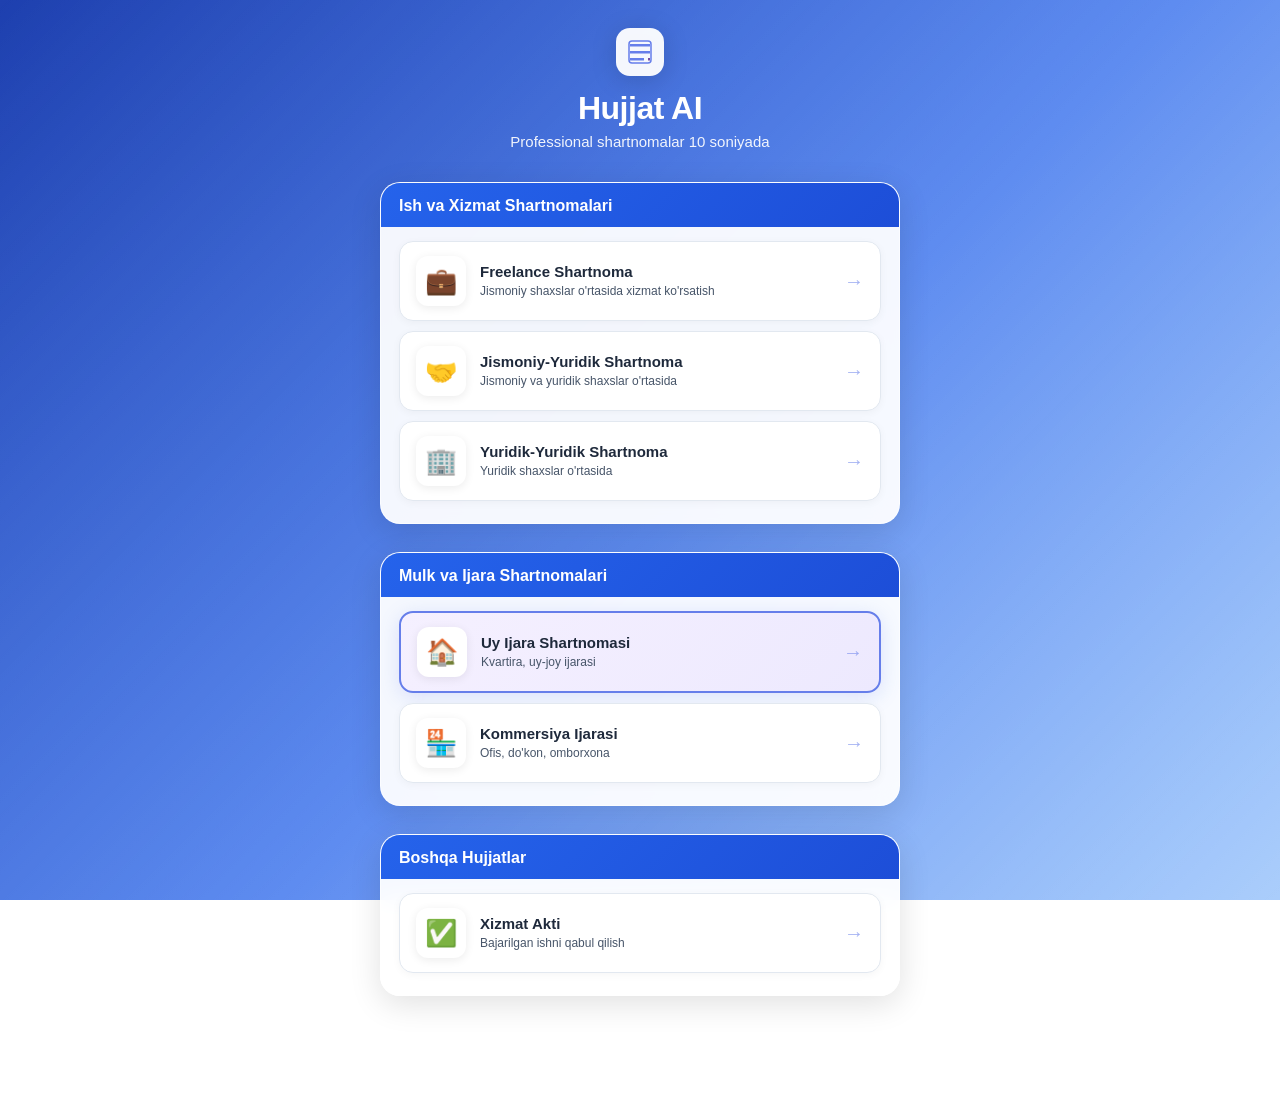
<file: frontend/index.html>
<!DOCTYPE html>
<html lang="uz">
<head>
  <meta charset="UTF-8">
  <meta name="viewport" content="width=device-width, initial-scale=1.0, maximum-scale=1.0, user-scalable=no">
  <title>Hujjat AI — Professional Shartnomalar</title>
  <link rel="stylesheet" href="style.css">
  <script src="https://telegram.org/js/telegram-web-app.js"></script>
</head>
<body class="home-body">
  <div class="home">
    <header class="home-header">
      <div class="home-logo" aria-hidden="true">
        <svg width="48" height="48" viewBox="0 0 48 48" fill="none" xmlns="http://www.w3.org/2000/svg">
          <rect width="48" height="48" rx="14" fill="white" fill-opacity="0.95"/>
          <path d="M14 16h20v2.5H14V16zm0 7h20v2.5H14V23zm0 7h14v2.5H14V30z" fill="#667eea"/>
          <path d="M32 30h2v2.5h-2V30z" fill="#764ba2"/>
          <rect x="13" y="13" width="22" height="22" rx="3" stroke="#667eea" stroke-width="1.5" fill="none"/>
        </svg>
      </div>
      <h1 class="home-title">Hujjat AI</h1>
      <p class="home-tagline">Professional shartnomalar 10 soniyada</p>
    </header>

    <main class="home-main">
      <!-- Bo'lim 1 -->
      <section class="menu-section">
        <h2 class="section-heading">Ish va Xizmat Shartnomalari</h2>
        <div class="menu-cards">
          <a href="freelance_jismoniy.html" class="nav-card">
            <span class="nav-card-icon">💼</span>
            <span class="nav-card-body">
              <h3>Freelance Shartnoma</h3>
              <p>Jismoniy shaxslar o'rtasida xizmat ko'rsatish</p>
            </span>
            <span class="nav-card-arrow">→</span>
          </a>
          <a href="individual_legal.html" class="nav-card">
            <span class="nav-card-icon">🤝</span>
            <span class="nav-card-body">
              <h3>Jismoniy-Yuridik Shartnoma</h3>
              <p>Jismoniy va yuridik shaxslar o'rtasida</p>
            </span>
            <span class="nav-card-arrow">→</span>
          </a>
          <a href="legal_legal.html" class="nav-card">
            <span class="nav-card-icon">🏢</span>
            <span class="nav-card-body">
              <h3>Yuridik-Yuridik Shartnoma</h3>
              <p>Yuridik shaxslar o'rtasida</p>
            </span>
            <span class="nav-card-arrow">→</span>
          </a>
        </div>
      </section>

      <!-- Bo'lim 2 -->
      <section class="menu-section">
        <h2 class="section-heading">Mulk va Ijara Shartnomalari</h2>
        <div class="menu-cards">
          <a href="rental.html" class="nav-card nav-card-featured">
            <span class="nav-card-icon">🏠</span>
            <span class="nav-card-body">
              <h3>Uy Ijara Shartnomasi</h3>
              <p>Kvartira, uy-joy ijarasi</p>
            </span>
            <span class="nav-card-arrow">→</span>
          </a>
          <a href="commercial_rental.html" class="nav-card">
            <span class="nav-card-icon">🏪</span>
            <span class="nav-card-body">
              <h3>Kommersiya Ijarasi</h3>
              <p>Ofis, do'kon, omborxona</p>
            </span>
            <span class="nav-card-arrow">→</span>
          </a>
        </div>
      </section>

      <!-- Bo'lim 3 -->
      <section class="menu-section">
        <h2 class="section-heading">Boshqa Hujjatlar</h2>
        <div class="menu-cards">
          <a href="act.html" class="nav-card">
            <span class="nav-card-icon">✅</span>
            <span class="nav-card-body">
              <h3>Xizmat Akti</h3>
              <p>Bajarilgan ishni qabul qilish</p>
            </span>
            <span class="nav-card-arrow">→</span>
          </a>
        </div>
      </section>
    </main>

    <footer class="home-footer">
      <p>© 2026 Hujjat AI Bot</p>
      <p>Telegram: <a href="https://t.me/Hujjat1AI_Bot" target="_blank" rel="noopener">@HujjatAI_Bot</a></p>
    </footer>
  </div>
  <script src="home.js"></script>
</body>
</html>
</file>
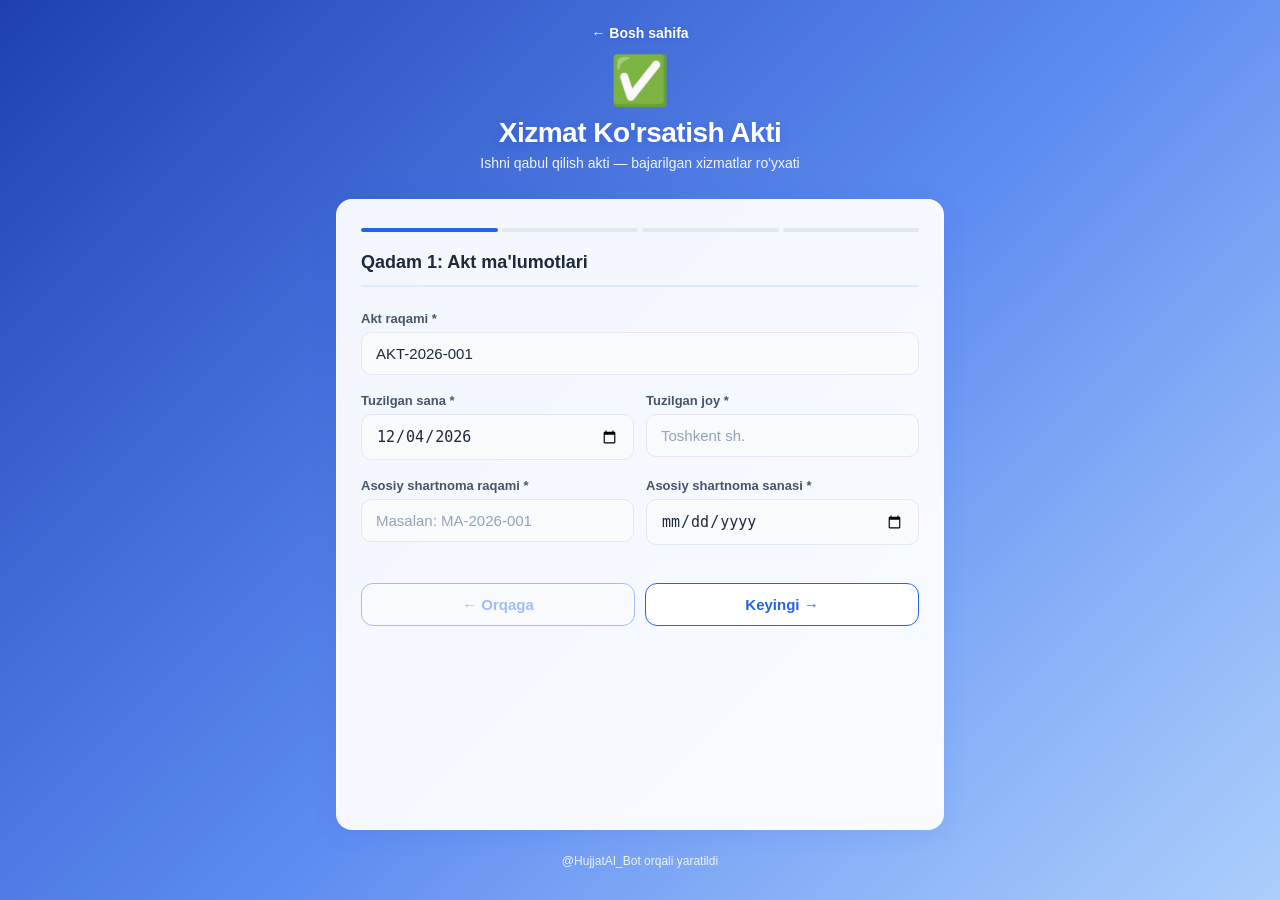
<file: frontend/act.html>
<!DOCTYPE html>
<html lang="uz">
<head>
  <meta charset="UTF-8">
  <meta name="viewport" content="width=device-width, initial-scale=1.0, maximum-scale=1.0, user-scalable=no">
  <title>Xizmat Akti — Hujjat AI</title>
  <link rel="stylesheet" href="style.css">
  <script src="https://telegram.org/js/telegram-web-app.js"></script>
</head>
<body>
  <div class="app app-wide">
    <header class="header">
      <a href="index.html" class="back-link">← Bosh sahifa</a>
      <div class="logo">✅</div>
      <h1>Xizmat Ko'rsatish Akti</h1>
      <p class="subtitle">Ishni qabul qilish akti — bajarilgan xizmatlar ro'yxati</p>
    </header>

    <main class="form-card">
      <div class="step-progress" id="step-progress"></div>

      <form id="act-form" novalidate>
        <!-- QADAM 1 -->
        <div class="step-panel active" data-step="1">
          <h2 class="step-title">Qadam 1: Akt ma'lumotlari</h2>
          <div class="field"><label>Akt raqami *</label><input type="text" id="act_number" name="act_number" required></div>
          <div class="field-row">
            <div class="field"><label>Tuzilgan sana *</label><input type="date" id="act_date" name="act_date" required></div>
            <div class="field"><label>Tuzilgan joy *</label><input type="text" name="city" placeholder="Toshkent sh." required></div>
          </div>
          <div class="field-row">
            <div class="field"><label>Asosiy shartnoma raqami *</label><input type="text" name="contract_number" placeholder="Masalan: MA-2026-001" required></div>
            <div class="field"><label>Asosiy shartnoma sanasi *</label><input type="date" name="contract_date" required></div>
          </div>
        </div>

        <!-- QADAM 2 -->
        <div class="step-panel" data-step="2">
          <h2 class="step-title">Qadam 2: Tomonlar</h2>
          <p class="step-hint">To'liq rekvizitlar asosiy shartnomada ko'rsatilgan — bu yerda faqat nomlar yetarli.</p>
          <div class="field"><label>Buyurtmachi F.I.Sh. / Tashkilot nomi *</label><input type="text" name="customer_name" required></div>
          <div class="field"><label>Ijrochi F.I.Sh. / Tashkilot nomi *</label><input type="text" name="executor_name" required></div>
        </div>

        <!-- QADAM 3 -->
        <div class="step-panel" data-step="3">
          <h2 class="step-title">Qadam 3: Bajarilgan ishlar jadvali</h2>
          <div class="act-table-wrap">
            <table class="act-table" id="items-table">
              <thead>
                <tr>
                  <th>№</th>
                  <th>Ishning nomi/tavsifi</th>
                  <th>Birlik</th>
                  <th>Miqdori</th>
                  <th>Narxi</th>
                  <th>Jami summa</th>
                  <th></th>
                </tr>
              </thead>
              <tbody id="items-body"></tbody>
            </table>
          </div>
          <button type="button" id="add-row-btn" class="btn-add-row">+ Qator qo'shish</button>
          <div class="grand-total-bar">
            <span>JAMI SUMMA:</span>
            <strong id="grand-total-display">0 so'm</strong>
          </div>
        </div>

        <!-- QADAM 4 -->
        <div class="step-panel" data-step="4">
          <h2 class="step-title">Qadam 4: Yakuniy tasdiqlash</h2>
          <div class="field">
            <label>Jami summa (raqam) *</label>
            <input type="number" id="grand_total" name="grand_total" readonly required>
          </div>
          <div class="field">
            <label>Jami summa (so'z bilan)</label>
            <input type="text" name="grand_total_words" placeholder="Masalan: uch million so'm">
          </div>
          <div class="field">
            <label>Ish sifati qanday baholanadi? *</label>
            <div class="radio-group">
              <label><input type="radio" name="quality_status" value="Muvaffaqiyatli bajarildi" checked> Muvaffaqiyatli bajarildi</label>
              <label><input type="radio" name="quality_status" value="Kamchiliklar mavjud"> Kamchiliklar mavjud</label>
            </div>
          </div>
          <div class="field">
            <label>Tomonlarning bir-biriga da'vosi bormi? *</label>
            <div class="radio-group">
              <label><input type="radio" name="has_claims" value="Yo'q" checked> Yo'q</label>
              <label><input type="radio" name="has_claims" value="Ha" id="claims-yes"> Ha</label>
            </div>
          </div>
          <div class="field hidden" id="claims-details-field">
            <label>Da'vo tafsiloti</label>
            <textarea name="claims_details" rows="3" placeholder="Da'vo mazmuni..."></textarea>
          </div>
        </div>

        <div class="step-nav">
          <button type="button" id="prev-btn" class="btn-secondary" disabled>← Orqaga</button>
          <button type="button" id="next-btn" class="btn-secondary">Keyingi →</button>
          <button type="submit" id="submit-btn" class="submit-btn hidden">📄 Aktni yaratish</button>
        </div>
      </form>
      <div id="result" class="result hidden"></div>
    </main>

    <footer class="footer"><p>@HujjatAI_Bot orqali yaratildi</p></footer>
  </div>
  <script src="config.js"></script>
  <script src="act.js"></script>
</body>
</html>
</file>
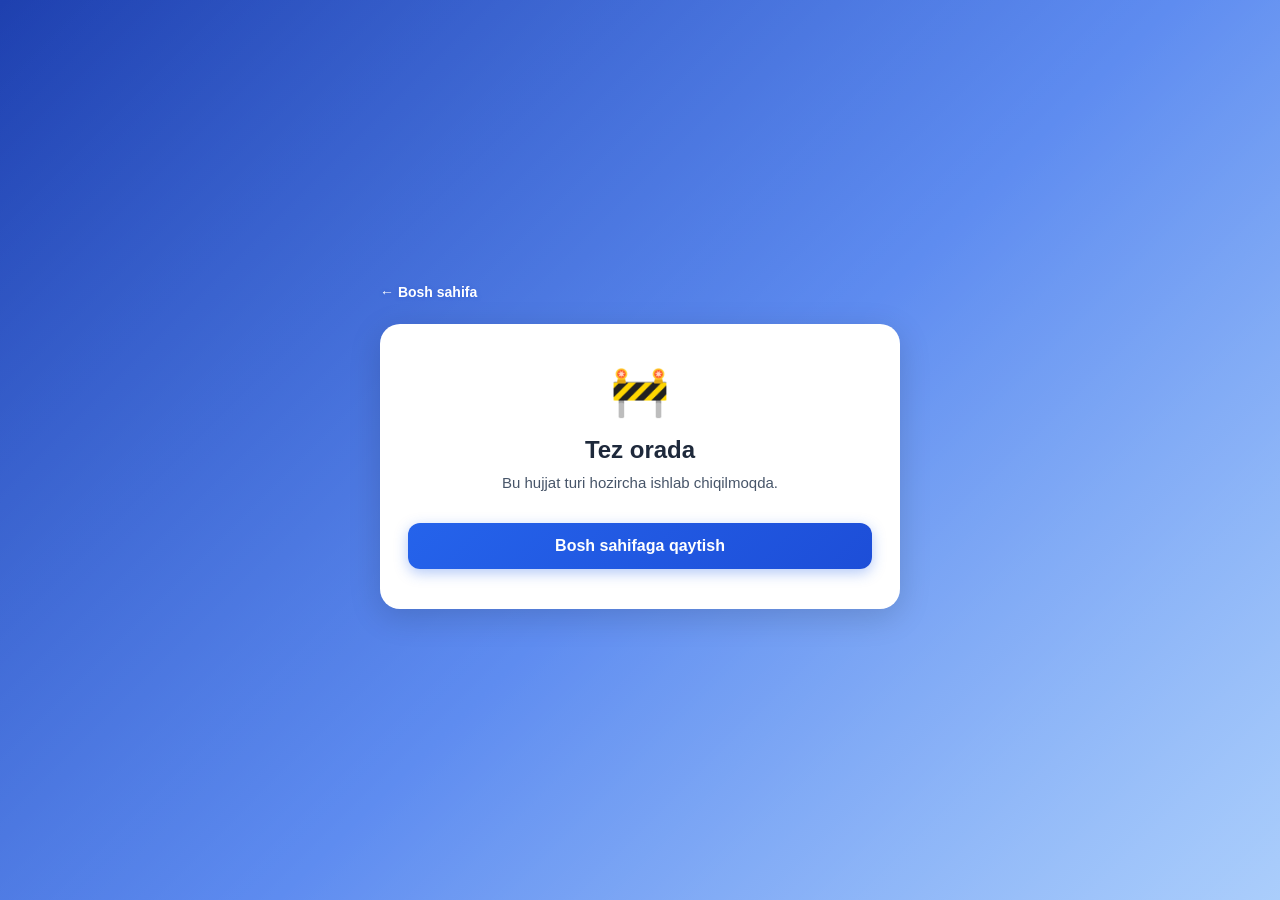
<file: frontend/coming-soon.html>
<!DOCTYPE html>
<html lang="uz">
<head>
  <meta charset="UTF-8">
  <meta name="viewport" content="width=device-width, initial-scale=1.0">
  <title>Tez orada — Hujjat AI</title>
  <link rel="stylesheet" href="style.css">
</head>
<body class="home-body">
  <div class="home coming-soon">
    <a href="index.html" class="back-link">← Bosh sahifa</a>
    <div class="coming-soon-box">
      <span class="coming-soon-icon">🚧</span>
      <h1>Tez orada</h1>
      <p id="coming-title">Bu hujjat turi hozircha ishlab chiqilmoqda.</p>
      <a href="index.html" class="submit-btn coming-soon-btn">Bosh sahifaga qaytish</a>
    </div>
  </div>
  <script>
    const titles = {
      rental: "Uy Ijara Shartnomasi",
      commercial: "Kommersiya Ijarasi",
      act: "Xizmat Akti",
    };
    const key = new URLSearchParams(location.search).get("p") || "";
    if (titles[key]) document.getElementById("coming-title").textContent = titles[key] + " tez orada qo'shiladi.";
  </script>
</body>
</html>
</file>
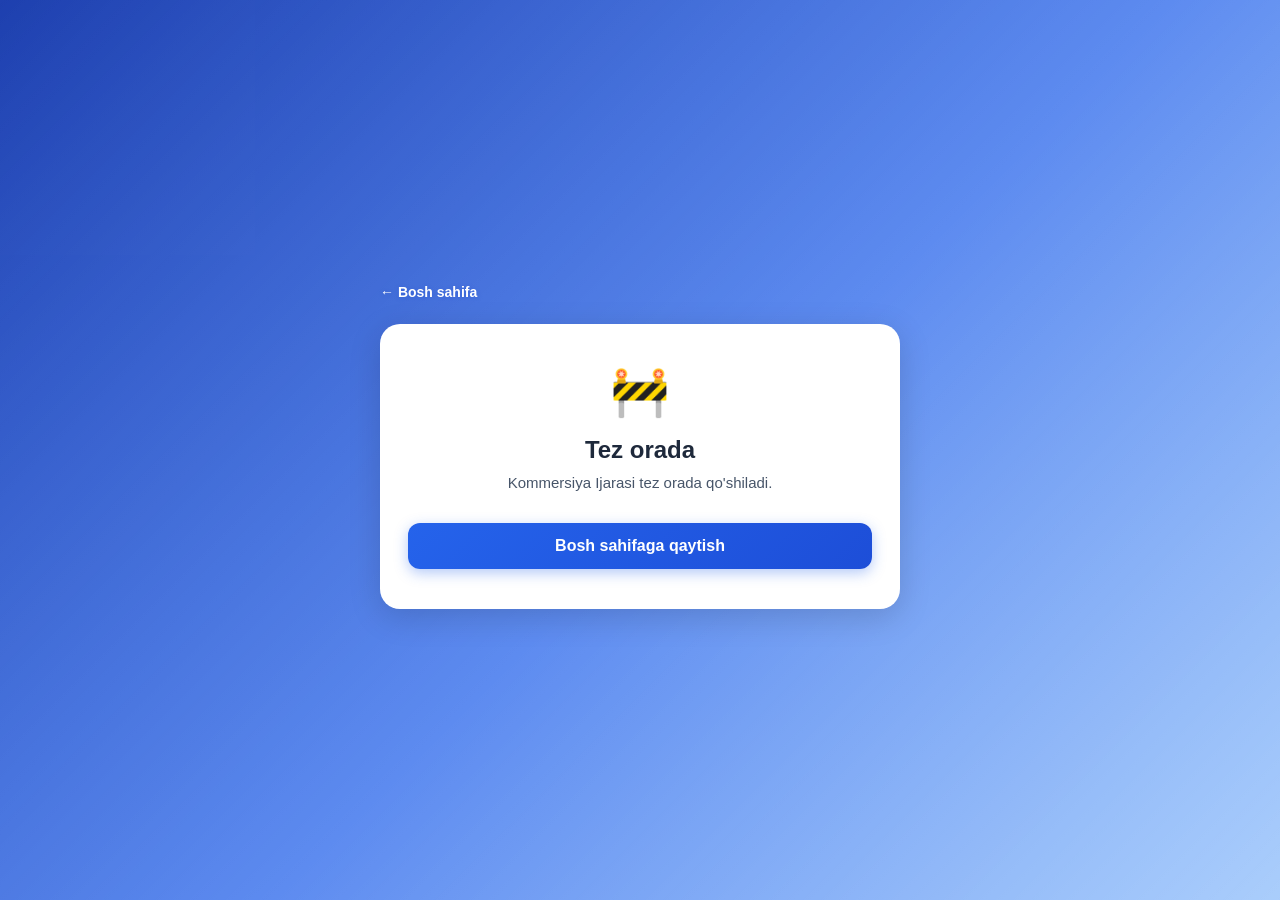
<file: frontend/commercial_rental.html>
<!DOCTYPE html>
<html lang="uz">
<head>
  <meta charset="UTF-8">
  <meta http-equiv="refresh" content="0;url=coming-soon.html?p=commercial">
  <title>Kommersiya Ijarasi — Hujjat AI</title>
  <link rel="stylesheet" href="style.css">
</head>
<body><p><a href="coming-soon.html?p=commercial">Yo'naltirilmoqda...</a></p></body>
</html>
</file>
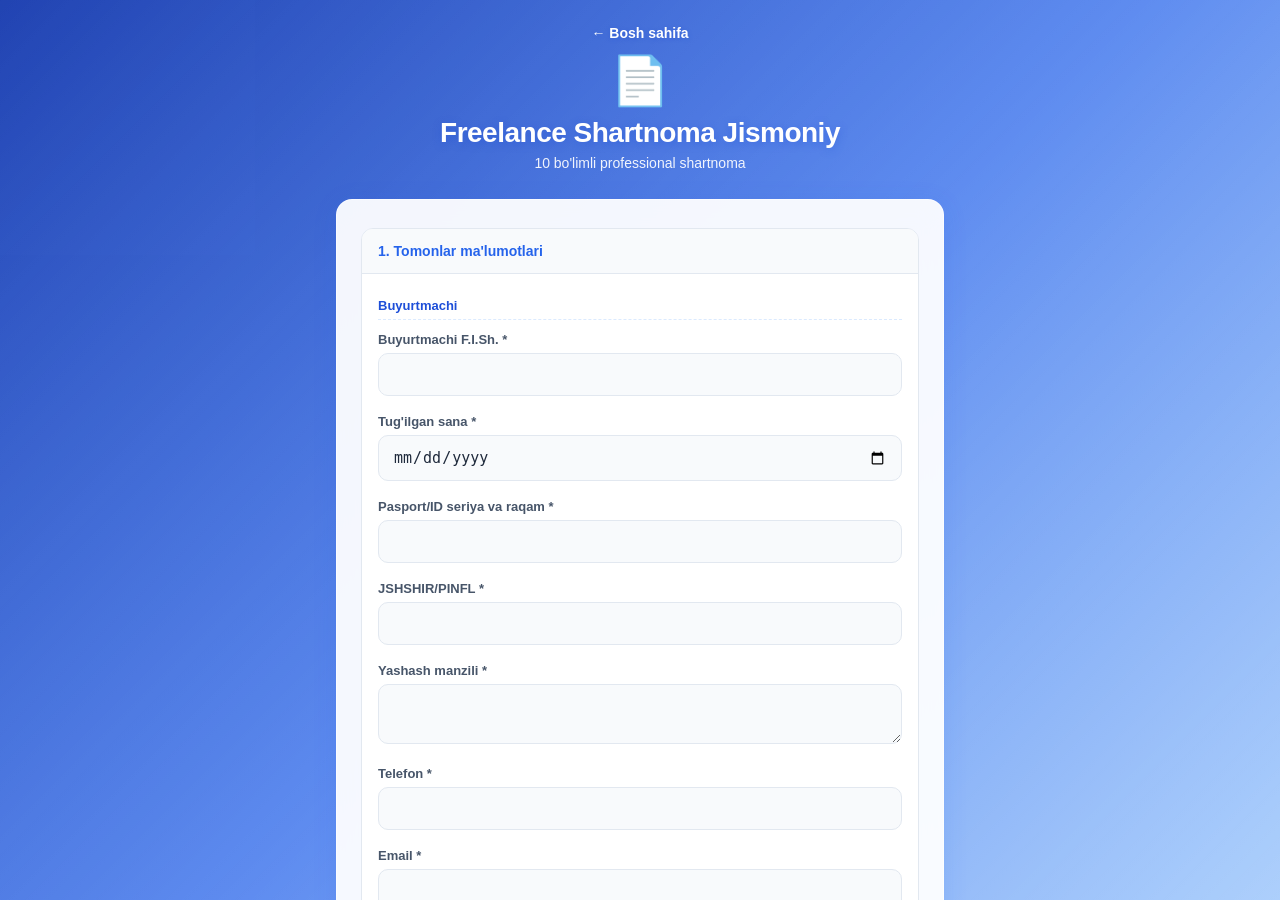
<file: frontend/freelance.html>
<!DOCTYPE html>
<html lang="uz">
<head>
  <meta charset="UTF-8">
  <meta http-equiv="refresh" content="0;url=freelance_jismoniy.html">
  <title>Freelance Shartnoma — Hujjat AI</title>
</head>
<body><p><a href="freelance_jismoniy.html">Yo'naltirilmoqda...</a></p></body>
</html>
</file>
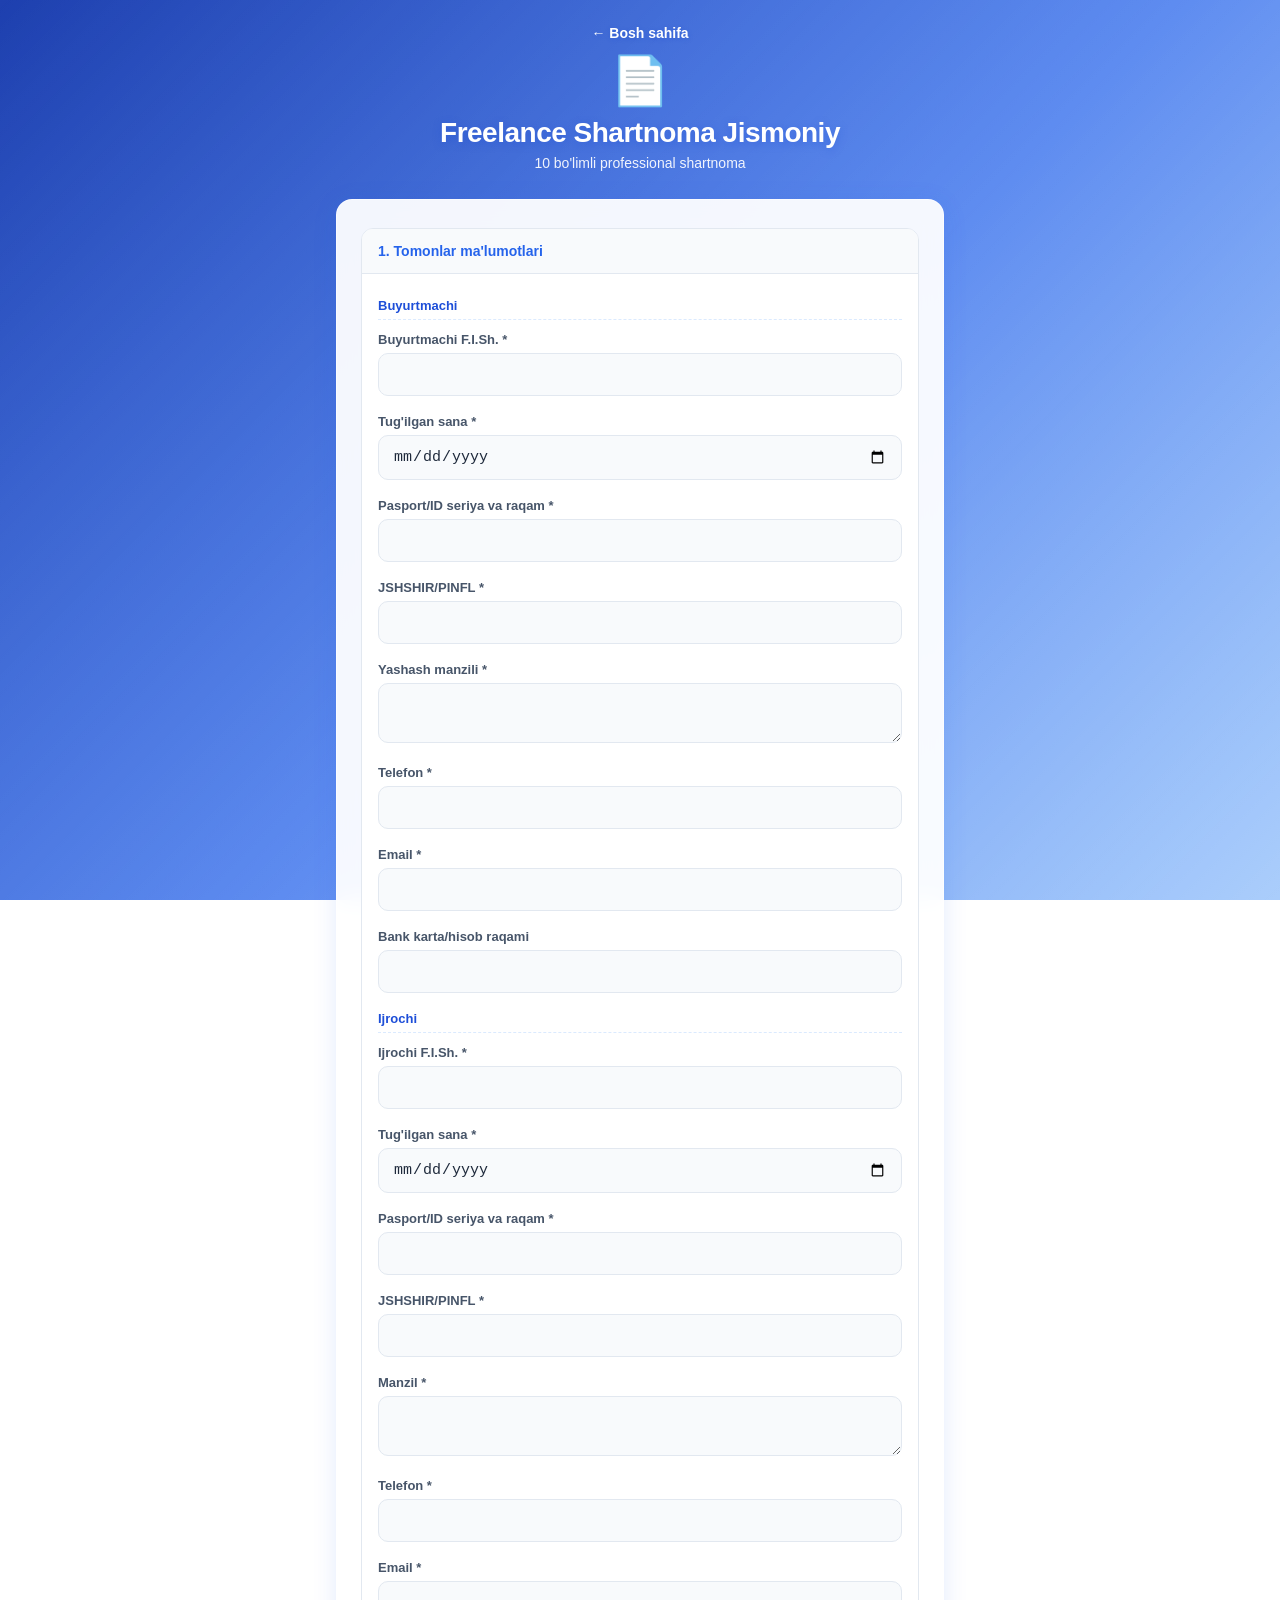
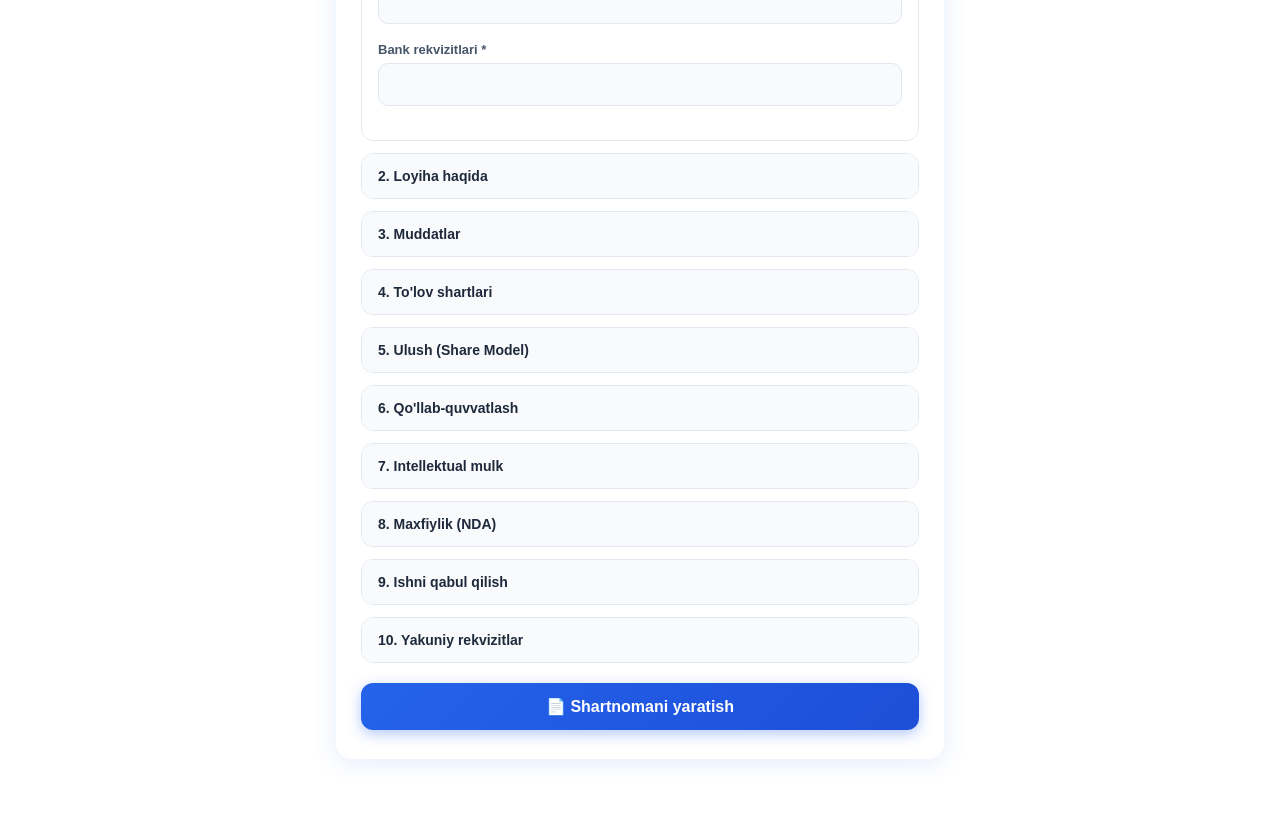
<file: frontend/freelance_jismoniy.html>
<!DOCTYPE html>
<html lang="uz">
<head>
  <meta charset="UTF-8">
  <meta name="viewport" content="width=device-width, initial-scale=1.0, maximum-scale=1.0, user-scalable=no">
  <title>Freelance Shartnoma Jismoniy — Hujjat AI</title>
  <link rel="stylesheet" href="style.css">
  <script src="https://telegram.org/js/telegram-web-app.js"></script>
</head>
<body>
  <div class="app app-wide">
    <header class="header">
      <a href="index.html" class="back-link">← Bosh sahifa</a>
      <div class="logo">📄</div>
      <h1>Freelance Shartnoma Jismoniy</h1>
      <p class="subtitle">10 bo'limli professional shartnoma</p>
    </header>

    <main class="form-card">
      <form id="freelance-jismoniy-form" novalidate>
        <!-- BO'LIM 1 -->
        <details class="accordion" open>
          <summary>1. Tomonlar ma'lumotlari</summary>
          <div class="accordion-body">
            <h3 class="section-label">Buyurtmachi</h3>
            <div class="field"><label>Buyurtmachi F.I.Sh. *</label><input type="text" name="client_full_name" required></div>
            <div class="field"><label>Tug'ilgan sana *</label><input type="date" name="client_birth_date" required></div>
            <div class="field"><label>Pasport/ID seriya va raqam *</label><input type="text" name="client_passport" required></div>
            <div class="field"><label>JSHSHIR/PINFL *</label><input type="text" name="client_pinfl" required></div>
            <div class="field"><label>Yashash manzili *</label><textarea name="client_address" rows="2" required></textarea></div>
            <div class="field"><label>Telefon *</label><input type="tel" name="client_phone" required></div>
            <div class="field"><label>Email *</label><input type="email" name="client_email" required></div>
            <div class="field"><label>Bank karta/hisob raqami</label><input type="text" name="client_bank"></div>

            <h3 class="section-label">Ijrochi</h3>
            <div class="field"><label>Ijrochi F.I.Sh. *</label><input type="text" name="executor_full_name" required></div>
            <div class="field"><label>Tug'ilgan sana *</label><input type="date" name="executor_birth_date" required></div>
            <div class="field"><label>Pasport/ID seriya va raqam *</label><input type="text" name="executor_passport" required></div>
            <div class="field"><label>JSHSHIR/PINFL *</label><input type="text" name="executor_pinfl" required></div>
            <div class="field"><label>Manzil *</label><textarea name="executor_address" rows="2" required></textarea></div>
            <div class="field"><label>Telefon *</label><input type="tel" name="executor_phone" required></div>
            <div class="field"><label>Email *</label><input type="email" name="executor_email" required></div>
            <div class="field"><label>Bank rekvizitlari *</label><input type="text" name="executor_bank" required></div>
          </div>
        </details>

        <!-- BO'LIM 2 -->
        <details class="accordion">
          <summary>2. Loyiha haqida</summary>
          <div class="accordion-body">
            <div class="field"><label>Loyiha nomi *</label><input type="text" name="project_name" placeholder="Masalan: GO Bozor" required></div>
            <div class="field">
              <label>Loyiha turi *</label>
              <div class="checkbox-group">
                <label><input type="checkbox" name="project_types" value="Android ilova"> Android ilova</label>
                <label><input type="checkbox" name="project_types" value="iOS ilova"> iOS ilova</label>
                <label><input type="checkbox" name="project_types" value="Veb sayt"> Veb sayt</label>
                <label><input type="checkbox" name="project_types" value="Telegram bot"> Telegram bot</label>
                <label><input type="checkbox" name="project_types" value="CRM tizim"> CRM tizim</label>
                <label><input type="checkbox" name="project_types" value="Boshqa"> Boshqa</label>
              </div>
            </div>
            <div class="field"><label>Loyiha qisqacha tavsifi *</label><textarea name="project_description" rows="3" required></textarea></div>
            <div class="field"><label>Texnik topshiriq</label><textarea name="technical_spec" rows="3"></textarea></div>
          </div>
        </details>

        <!-- BO'LIM 3 -->
        <details class="accordion">
          <summary>3. Muddatlar</summary>
          <div class="accordion-body">
            <div class="field"><label>Ish boshlanish sanasi *</label><input type="date" name="start_date" required></div>
            <div class="field"><label>Ish tugash sanasi *</label><input type="date" name="end_date" required></div>
            <div class="field"><label>Necha kun ichida topshiriladi *</label><input type="number" name="duration_days" min="1" required></div>
          </div>
        </details>

        <!-- BO'LIM 4 -->
        <details class="accordion">
          <summary>4. To'lov shartlari</summary>
          <div class="accordion-body">
            <div class="field-row">
              <div class="field"><label>Umumiy summa *</label><input type="number" id="total_amount" name="total_amount" min="0" step="0.01" required></div>
              <div class="field"><label>Valyuta *</label>
                <select name="currency" id="currency" required>
                  <option value="UZS">UZS</option>
                  <option value="USD">USD</option>
                </select>
              </div>
            </div>
            <div class="field-row">
              <div class="field"><label>Avans foizi (%)</label><input type="number" id="advance_percent" name="advance_percent" value="30" min="0" max="100"></div>
              <div class="field"><label>Avans summasi</label><input type="number" id="advance_amount" name="advance_amount" readonly></div>
            </div>
            <div class="field-row">
              <div class="field"><label>Yakuniy to'lov foizi (%)</label><input type="number" id="final_percent" name="final_percent" value="70" min="0" max="100"></div>
              <div class="field"><label>Yakuniy to'lov summasi</label><input type="number" id="final_amount" name="final_amount" readonly></div>
            </div>
            <div class="field">
              <label>To'lov usuli *</label>
              <div class="checkbox-group">
                <label><input type="checkbox" name="payment_methods" value="Karta"> Karta</label>
                <label><input type="checkbox" name="payment_methods" value="Bank o'tkazmasi"> Bank o'tkazmasi</label>
                <label><input type="checkbox" name="payment_methods" value="Naqd"> Naqd</label>
              </div>
            </div>
            <div class="field"><label>Kechiktirilgan to'lov penya foizi (%)</label><input type="number" name="penalty_percent" value="0.1" min="0" step="0.01"></div>
          </div>
        </details>

        <!-- BO'LIM 5 -->
        <details class="accordion">
          <summary>5. Ulush (Share Model)</summary>
          <div class="accordion-body">
            <div class="field"><label>Sof foydadan ulush (%)</label><input type="number" name="share_percent" value="15" min="0"></div>
            <div class="field"><label>Ulush necha yil amal qiladi</label><input type="number" name="share_years" value="3" min="1"></div>
            <div class="field"><label>Hisobot davri *</label>
              <select name="report_period" required>
                <option value="Har oy">Har oy</option>
                <option value="Har chorak">Har chorak</option>
              </select>
            </div>
            <div class="field"><label>To'lov sanasi *</label><input type="text" name="share_payment_date" placeholder="Har oyning 10-15 sanasi" required></div>
          </div>
        </details>

        <!-- BO'LIM 6 -->
        <details class="accordion">
          <summary>6. Qo'llab-quvvatlash</summary>
          <div class="accordion-body">
            <div class="field"><label>Kafolat muddati (oy)</label><input type="number" name="warranty_months" value="12" min="0"></div>
            <div class="field"><label>Bepul yangilash soni</label><input type="number" name="free_updates" value="3" min="0"></div>
            <div class="field"><label>Javob berish muddati (kun)</label><input type="number" name="response_days" value="3" min="0"></div>
          </div>
        </details>

        <!-- BO'LIM 7 -->
        <details class="accordion">
          <summary>7. Intellektual mulk</summary>
          <div class="accordion-body">
            <div class="checkbox-group">
              <label><input type="checkbox" name="ip_code_after_payment" checked> Kod 100% to'lovdan keyin o'tadi</label>
              <label><input type="checkbox" name="ip_rights_until_payment" checked> To'lov bo'lmaguncha huquqlar ijrochida</label>
              <label><input type="checkbox" name="ip_github" checked> GitHub repository topshiriladi</label>
              <label><input type="checkbox" name="ip_source_code" checked> Source code topshiriladi</label>
              <label><input type="checkbox" name="ip_database" checked> Database struktura topshiriladi</label>
              <label><input type="checkbox" name="ip_readme" checked> README topshiriladi</label>
            </div>
          </div>
        </details>

        <!-- BO'LIM 8 -->
        <details class="accordion">
          <summary>8. Maxfiylik (NDA)</summary>
          <div class="accordion-body">
            <div class="field"><label>NDA kerakmi?</label>
              <div class="radio-group">
                <label><input type="radio" name="nda_required" value="true" checked> Ha</label>
                <label><input type="radio" name="nda_required" value="false"> Yo'q</label>
              </div>
            </div>
            <div class="field"><label>NDA muddati (yil)</label><input type="number" name="nda_years" value="3" min="0"></div>
          </div>
        </details>

        <!-- BO'LIM 9 -->
        <details class="accordion">
          <summary>9. Ishni qabul qilish</summary>
          <div class="accordion-body">
            <div class="field"><label>Buyurtmachi tekshirish kuni</label><input type="number" name="acceptance_days" value="10" min="1"></div>
            <div class="field"><label>Kamchiliklarni tuzatish muddati (kun)</label><input type="number" name="fix_days" value="5" min="1"></div>
          </div>
        </details>

        <!-- BO'LIM 10 -->
        <details class="accordion">
          <summary>10. Yakuniy rekvizitlar</summary>
          <div class="accordion-body">
            <div class="field"><label>Shartnoma raqami *</label><input type="text" id="contract_number" name="contract_number" required></div>
            <div class="field"><label>Tuzilgan sana *</label><input type="date" id="contract_date" name="contract_date" required></div>
            <div class="field"><label>Tuzilgan joy *</label><input type="text" name="contract_place" placeholder="Toshkent sh." required></div>
            <div class="field"><label>Elektron imzo kerakmi?</label>
              <div class="radio-group">
                <label><input type="radio" name="electronic_signature" value="true"> Ha</label>
                <label><input type="radio" name="electronic_signature" value="false" checked> Yo'q</label>
              </div>
            </div>
          </div>
        </details>

        <button type="submit" id="submit-btn" class="submit-btn">📄 Shartnomani yaratish</button>
      </form>
      <div id="result" class="result hidden"></div>
    </main>

    <footer class="footer"><p>@HujjatAI_Bot orqali yaratildi</p></footer>
  </div>
  <script src="config.js"></script>
  <script src="freelance_jismoniy.js"></script>
</body>
</html>
</file>
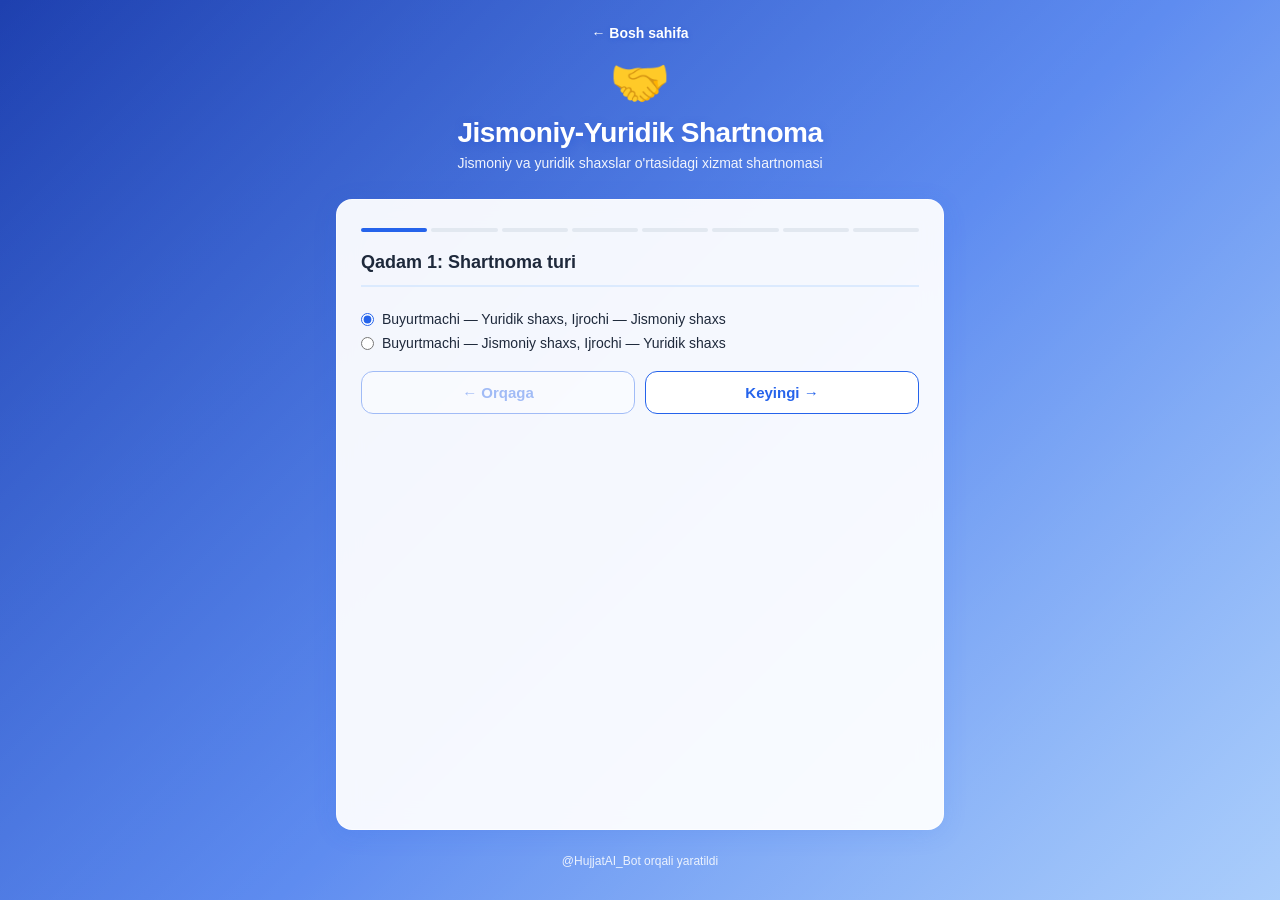
<file: frontend/individual_legal.html>
<!DOCTYPE html>
<html lang="uz">
<head>
  <meta charset="UTF-8">
  <meta name="viewport" content="width=device-width, initial-scale=1.0, maximum-scale=1.0, user-scalable=no">
  <title>Jismoniy-Yuridik Shartnoma — Hujjat AI</title>
  <link rel="stylesheet" href="style.css">
  <script src="https://telegram.org/js/telegram-web-app.js"></script>
</head>
<body>
  <div class="app app-wide">
    <header class="header">
      <a href="index.html" class="back-link">← Bosh sahifa</a>
      <div class="logo">🤝</div>
      <h1>Jismoniy-Yuridik Shartnoma</h1>
      <p class="subtitle">Jismoniy va yuridik shaxslar o'rtasidagi xizmat shartnomasi</p>
    </header>

    <main class="form-card">
      <div class="step-progress" id="step-progress"></div>

      <form id="individual-legal-form" novalidate>
        <!-- QADAM 1 -->
        <div class="step-panel active" data-step="1">
          <h2 class="step-title">Qadam 1: Shartnoma turi</h2>
          <div class="radio-group">
            <label>
              <input type="radio" name="contract_type" value="client_legal" checked>
              Buyurtmachi — Yuridik shaxs, Ijrochi — Jismoniy shaxs
            </label>
            <label>
              <input type="radio" name="contract_type" value="client_individual">
              Buyurtmachi — Jismoniy shaxs, Ijrochi — Yuridik shaxs
            </label>
          </div>
        </div>

        <!-- QADAM 2 -->
        <div class="step-panel" data-step="2">
          <h2 class="step-title" id="legal-step-title">Qadam 2: Yuridik shaxs ma'lumotlari</h2>
          <p class="subtitle" id="legal-step-desc" style="margin-bottom:16px;text-align:left;"></p>
          <div class="field"><label>Tashkilot nomi *</label><input type="text" name="legal_org_name" placeholder="Masalan: Tech Solutions MChJ" required></div>
          <div class="field-row">
            <div class="field"><label>STIR * (9 raqam)</label><input type="text" name="legal_stir" placeholder="123456789" pattern="\d{9}" maxlength="9" required></div>
            <div class="field"><label>MFY *</label><input type="text" name="legal_mfy" placeholder="01234" required></div>
          </div>
          <div class="field-row">
            <div class="field"><label>Hisob raqami *</label><input type="text" name="legal_account" required></div>
            <div class="field"><label>Bank nomi *</label><input type="text" name="legal_bank" required></div>
          </div>
          <div class="field"><label>Yuridik manzil *</label><textarea name="legal_address" rows="2" required></textarea></div>
          <div class="field"><label>Faktik manzil *</label><textarea name="legal_actual_address" rows="2" required></textarea></div>
          <div class="field-row">
            <div class="field"><label>Direktor F.I.Sh. *</label><input type="text" name="legal_director" required></div>
            <div class="field"><label>Direktor lavozimi</label><input type="text" name="legal_director_position" value="Direktor"></div>
          </div>
          <div class="field"><label>Ishonchnoma raqami</label><input type="text" name="legal_power_of_attorney"></div>
          <div class="field-row">
            <div class="field"><label>Telefon *</label><input type="tel" name="legal_phone" required></div>
            <div class="field"><label>Email *</label><input type="email" name="legal_email" required></div>
          </div>
        </div>

        <!-- QADAM 3 -->
        <div class="step-panel" data-step="3">
          <h2 class="step-title" id="individual-step-title">Qadam 3: Jismoniy shaxs ma'lumotlari</h2>
          <p class="subtitle" id="individual-step-desc" style="margin-bottom:16px;text-align:left;"></p>
          <div class="field"><label>F.I.Sh. *</label><input type="text" name="ind_full_name" required></div>
          <div class="field-row">
            <div class="field"><label>Tug'ilgan sana *</label><input type="date" name="ind_birth_date" required></div>
            <div class="field"><label>Pasport seriyasi va raqami *</label><input type="text" name="ind_passport" required></div>
          </div>
          <div class="field"><label>JSHSHIR/PINFL * (14 raqam)</label><input type="text" name="ind_pinfl" placeholder="30105099001234" pattern="\d{14}" maxlength="14" required></div>
          <div class="field"><label>Yashash manzili *</label><textarea name="ind_address" rows="2" required></textarea></div>
          <div class="field-row">
            <div class="field"><label>Telefon raqami *</label><input type="tel" name="ind_phone" required></div>
            <div class="field"><label>Email *</label><input type="email" name="ind_email" required></div>
          </div>
          <div class="field-row">
            <div class="field"><label>Bank karta raqami *</label><input type="text" name="ind_card" required></div>
            <div class="field"><label>Bank nomi *</label><input type="text" name="ind_bank" required></div>
          </div>
        </div>

        <!-- QADAM 4 -->
        <div class="step-panel" data-step="4">
          <h2 class="step-title">Qadam 4: Xizmat tafsilotlari</h2>
          <div class="field"><label>Xizmat turi *</label>
            <select name="service_type" required>
              <option value="">Tanlang...</option>
              <option value="Dasturiy ta'minot ishlab chiqish">Dasturiy ta'minot ishlab chiqish</option>
              <option value="Dizayn xizmatlari">Dizayn xizmatlari</option>
              <option value="Konsalting">Konsalting</option>
              <option value="O'quv kurslari">O'quv kurslari</option>
              <option value="Ta'mirlash ishlari">Ta'mirlash ishlari</option>
              <option value="Boshqa">Boshqa</option>
            </select>
          </div>
          <div class="field"><label>Xizmat qisqacha tavsifi *</label><textarea name="service_description" rows="3" required></textarea></div>
          <div class="field"><label>Ish hajmi/birlik *</label><input type="text" name="work_scope" placeholder="1 dona sayt, 10 soat konsalting" required></div>
        </div>

        <!-- QADAM 5 -->
        <div class="step-panel" data-step="5">
          <h2 class="step-title">Qadam 5: Muddatlar</h2>
          <div class="field"><label>Ish boshlanish sanasi *</label><input type="date" name="start_date" required></div>
          <div class="field"><label>Ish tugash sanasi *</label><input type="date" name="end_date" required></div>
          <div class="field"><label>Necha kun ichida *</label><input type="number" name="duration_days" min="1" required></div>
        </div>

        <!-- QADAM 6 -->
        <div class="step-panel" data-step="6">
          <h2 class="step-title">Qadam 6: To'lov shartlari</h2>
          <div class="field-row">
            <div class="field"><label>Umumiy summa *</label><input type="number" id="total_amount" name="total_amount" min="0" step="0.01" required></div>
            <div class="field"><label>Valyuta *</label>
              <select name="currency" id="currency" required>
                <option value="UZS">UZS</option>
                <option value="USD">USD</option>
              </select>
            </div>
          </div>
          <div class="field-row">
            <div class="field"><label>Avans foizi (%)</label><input type="number" id="advance_percent" name="advance_percent" value="50" min="0" max="100"></div>
            <div class="field"><label>Avans summasi</label><input type="number" id="advance_amount" name="advance_amount" readonly></div>
          </div>
          <div class="field"><label>Yakuniy to'lov summasi</label><input type="number" id="final_amount" name="final_amount" readonly></div>
          <div class="field">
            <label>To'lov usuli *</label>
            <div class="checkbox-group">
              <label><input type="checkbox" name="payment_methods" value="Bank o'tkazmasi"> Bank o'tkazmasi</label>
              <label><input type="checkbox" name="payment_methods" value="Karta"> Karta</label>
              <label><input type="checkbox" name="payment_methods" value="Naqd"> Naqd</label>
            </div>
          </div>
          <div class="field"><label>Kechiktirilgan to'lov penya foizi (%)</label><input type="number" name="penalty_percent" value="0.1" min="0" step="0.01"></div>
        </div>

        <!-- QADAM 7 -->
        <div class="step-panel" data-step="7">
          <h2 class="step-title">Qadam 7: Qo'shimcha shartlar</h2>
          <div class="field"><label>NDA kerakmi?</label>
            <div class="radio-group">
              <label><input type="radio" name="nda_required" value="true" checked> Ha</label>
              <label><input type="radio" name="nda_required" value="false"> Yo'q</label>
            </div>
          </div>
          <div class="field"><label>NDA muddati (yil)</label><input type="number" name="nda_years" value="2" min="0"></div>
          <div class="field"><label>Kafolat muddati (oy)</label><input type="number" name="warranty_months" value="6" min="0"></div>
          <div class="field"><label>Javobgarlik chegarasi *</label><input type="text" name="liability_limit" value="Shartnoma summasidan oshmaydi" required></div>
        </div>

        <!-- QADAM 8 -->
        <div class="step-panel" data-step="8">
          <h2 class="step-title">Qadam 8: Yakuniy ma'lumotlar</h2>
          <div class="field"><label>Shartnoma raqami *</label><input type="text" id="contract_number" name="contract_number" required></div>
          <div class="field"><label>Tuzilgan sana *</label><input type="date" id="contract_date" name="contract_date" required></div>
          <div class="field"><label>Tuzilgan joy *</label><input type="text" name="contract_place" placeholder="Toshkent sh." required></div>
        </div>

        <div class="step-nav">
          <button type="button" id="prev-btn" class="btn-secondary" disabled>← Orqaga</button>
          <button type="button" id="next-btn" class="btn-secondary">Keyingi →</button>
          <button type="submit" id="submit-btn" class="submit-btn hidden">📄 Shartnomani yaratish</button>
        </div>
      </form>
      <div id="result" class="result hidden"></div>
    </main>

    <footer class="footer"><p>@HujjatAI_Bot orqali yaratildi</p></footer>
  </div>
  <script src="config.js"></script>
  <script src="individual_legal.js"></script>
</body>
</html>
</file>
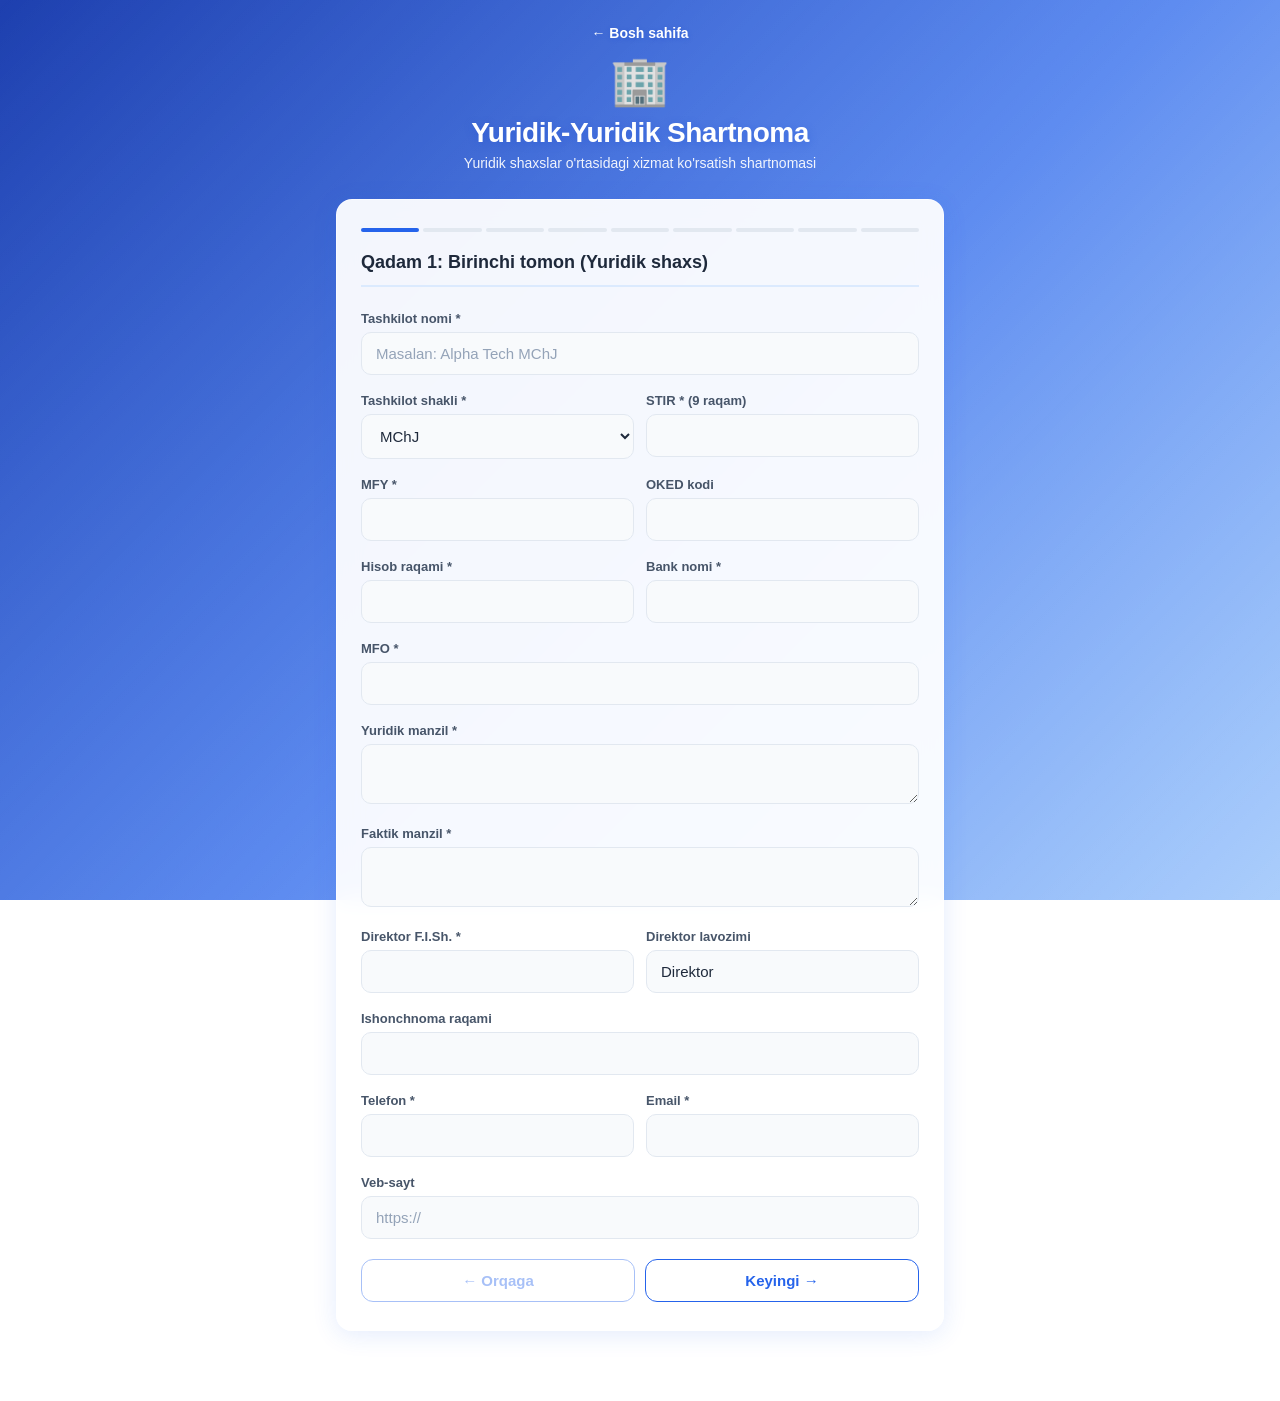
<file: frontend/legal_legal.html>
<!DOCTYPE html>
<html lang="uz">
<head>
  <meta charset="UTF-8">
  <meta name="viewport" content="width=device-width, initial-scale=1.0, maximum-scale=1.0, user-scalable=no">
  <title>Yuridik-Yuridik Shartnoma — Hujjat AI</title>
  <link rel="stylesheet" href="style.css">
  <script src="https://telegram.org/js/telegram-web-app.js"></script>
</head>
<body>
  <div class="app app-wide">
    <header class="header">
      <a href="index.html" class="back-link">← Bosh sahifa</a>
      <div class="logo">🏢</div>
      <h1>Yuridik-Yuridik Shartnoma</h1>
      <p class="subtitle">Yuridik shaxslar o'rtasidagi xizmat ko'rsatish shartnomasi</p>
    </header>

    <main class="form-card">
      <div class="step-progress" id="step-progress"></div>

      <form id="legal-legal-form" novalidate>
        <!-- QADAM 1 -->
        <div class="step-panel active" data-step="1">
          <h2 class="step-title">Qadam 1: Birinchi tomon (Yuridik shaxs)</h2>
          <div class="field"><label>Tashkilot nomi *</label><input type="text" name="p1_org_name" placeholder="Masalan: Alpha Tech MChJ" required></div>
          <div class="field-row">
            <div class="field"><label>Tashkilot shakli *</label>
              <select name="p1_org_form" required>
                <option value="MChJ">MChJ</option><option value="OAJ">OAJ</option>
                <option value="QK">QK</option><option value="YT">YT</option>
              </select>
            </div>
            <div class="field"><label>STIR * (9 raqam)</label><input type="text" name="p1_stir" pattern="\d{9}" maxlength="9" required></div>
          </div>
          <div class="field-row">
            <div class="field"><label>MFY *</label><input type="text" name="p1_mfy" required></div>
            <div class="field"><label>OKED kodi</label><input type="text" name="p1_oked"></div>
          </div>
          <div class="field-row">
            <div class="field"><label>Hisob raqami *</label><input type="text" name="p1_account" required></div>
            <div class="field"><label>Bank nomi *</label><input type="text" name="p1_bank" required></div>
          </div>
          <div class="field"><label>MFO *</label><input type="text" name="p1_mfo" required></div>
          <div class="field"><label>Yuridik manzil *</label><textarea name="p1_legal_address" rows="2" required></textarea></div>
          <div class="field"><label>Faktik manzil *</label><textarea name="p1_actual_address" rows="2" required></textarea></div>
          <div class="field-row">
            <div class="field"><label>Direktor F.I.Sh. *</label><input type="text" name="p1_director" required></div>
            <div class="field"><label>Direktor lavozimi</label><input type="text" name="p1_director_position" value="Direktor"></div>
          </div>
          <div class="field"><label>Ishonchnoma raqami</label><input type="text" name="p1_power"></div>
          <div class="field-row">
            <div class="field"><label>Telefon *</label><input type="tel" name="p1_phone" required></div>
            <div class="field"><label>Email *</label><input type="email" name="p1_email" required></div>
          </div>
          <div class="field"><label>Veb-sayt</label><input type="url" name="p1_website" placeholder="https://"></div>
        </div>

        <!-- QADAM 2 -->
        <div class="step-panel" data-step="2">
          <h2 class="step-title">Qadam 2: Ikkinchi tomon (Yuridik shaxs)</h2>
          <div class="field"><label>Tashkilot nomi *</label><input type="text" name="p2_org_name" placeholder="Masalan: Beta Solutions MChJ" required></div>
          <div class="field-row">
            <div class="field"><label>Tashkilot shakli *</label>
              <select name="p2_org_form" required>
                <option value="MChJ">MChJ</option><option value="OAJ">OAJ</option>
                <option value="QK">QK</option><option value="YT">YT</option>
              </select>
            </div>
            <div class="field"><label>STIR * (9 raqam)</label><input type="text" name="p2_stir" pattern="\d{9}" maxlength="9" required></div>
          </div>
          <div class="field-row">
            <div class="field"><label>MFY *</label><input type="text" name="p2_mfy" required></div>
            <div class="field"><label>OKED kodi</label><input type="text" name="p2_oked"></div>
          </div>
          <div class="field-row">
            <div class="field"><label>Hisob raqami *</label><input type="text" name="p2_account" required></div>
            <div class="field"><label>Bank nomi *</label><input type="text" name="p2_bank" required></div>
          </div>
          <div class="field"><label>MFO *</label><input type="text" name="p2_mfo" required></div>
          <div class="field"><label>Yuridik manzil *</label><textarea name="p2_legal_address" rows="2" required></textarea></div>
          <div class="field"><label>Faktik manzil *</label><textarea name="p2_actual_address" rows="2" required></textarea></div>
          <div class="field-row">
            <div class="field"><label>Direktor F.I.Sh. *</label><input type="text" name="p2_director" required></div>
            <div class="field"><label>Direktor lavozimi</label><input type="text" name="p2_director_position" value="Direktor"></div>
          </div>
          <div class="field"><label>Ishonchnoma raqami</label><input type="text" name="p2_power"></div>
          <div class="field-row">
            <div class="field"><label>Telefon *</label><input type="tel" name="p2_phone" required></div>
            <div class="field"><label>Email *</label><input type="email" name="p2_email" required></div>
          </div>
          <div class="field"><label>Veb-sayt</label><input type="url" name="p2_website" placeholder="https://"></div>
        </div>

        <!-- QADAM 3 -->
        <div class="step-panel" data-step="3">
          <h2 class="step-title">Qadam 3: Shartnoma predmeti</h2>
          <div class="field"><label>Xizmat turi *</label>
            <select name="service_type" required>
              <option value="">Tanlang...</option>
              <option value="Dasturiy ta'minot ishlab chiqish">Dasturiy ta'minot ishlab chiqish</option>
              <option value="IT konsalting">IT konsalting</option>
              <option value="Marketing xizmatlari">Marketing xizmatlari</option>
              <option value="Qurilish ishlari">Qurilish ishlari</option>
              <option value="Ta'minot (supply)">Ta'minot (supply)</option>
              <option value="Boshqa">Boshqa</option>
            </select>
          </div>
          <div class="field"><label>Xizmat qisqacha tavsifi *</label><textarea name="service_description" rows="3" required></textarea></div>
          <div class="field"><label>Ish hajmi/birlik *</label><input type="text" name="work_scope" placeholder="1 dona tizim, 100 soat xizmat" required></div>
          <div class="field"><label>Texnik topshiriq mavjudmi?</label>
            <div class="radio-group">
              <label><input type="radio" name="has_technical_spec" value="true"> Ha</label>
              <label><input type="radio" name="has_technical_spec" value="false" checked> Yo'q</label>
            </div>
          </div>
        </div>

        <!-- QADAM 4 -->
        <div class="step-panel" data-step="4">
          <h2 class="step-title">Qadam 4: Muddatlar</h2>
          <div class="field"><label>Shartnoma kuchga kirish sanasi *</label><input type="date" name="effective_date" required></div>
          <div class="field"><label>Ish boshlanish sanasi *</label><input type="date" name="start_date" required></div>
          <div class="field"><label>Ish tugash sanasi *</label><input type="date" name="end_date" required></div>
          <div class="field"><label>Necha kun ichida *</label><input type="number" name="duration_days" min="1" required></div>
          <div class="field"><label>Shartnoma muddati *</label>
            <select name="contract_term" required>
              <option value="1 yil">1 yil</option>
              <option value="2 yil">2 yil</option>
              <option value="3 yil">3 yil</option>
              <option value="Cheksiz">Cheksiz</option>
            </select>
          </div>
        </div>

        <!-- QADAM 5 -->
        <div class="step-panel" data-step="5">
          <h2 class="step-title">Qadam 5: To'lov shartlari</h2>
          <div class="field-row">
            <div class="field"><label>Umumiy summa *</label><input type="number" id="total_amount" name="total_amount" min="0" step="0.01" required></div>
            <div class="field"><label>Valyuta *</label>
              <select name="currency" id="currency" required>
                <option value="UZS">UZS</option><option value="USD">USD</option><option value="EUR">EUR</option>
              </select>
            </div>
          </div>
          <div class="field"><label>To'lov turi *</label>
            <select name="payment_type" id="payment_type" required>
              <option value="one_time">Bir martalik to'lov</option>
              <option value="staged">Bosqichma-bosqich to'lov</option>
              <option value="monthly">Oylik to'lov (abonement)</option>
            </select>
          </div>
          <div id="staged-options" class="hidden">
            <div class="field"><label>Bosqichlar soni</label><input type="number" id="stages_count" name="stages_count" value="3" min="2" max="6"></div>
          </div>
          <div class="field-row">
            <div class="field"><label>Avans foizi (%)</label><input type="number" id="advance_percent" name="advance_percent" value="30" min="0" max="100"></div>
            <div class="field"><label>Avans summasi</label><input type="number" id="advance_amount" readonly></div>
          </div>
          <div class="field"><label>Yakuniy to'lov summasi</label><input type="number" id="final_amount" readonly></div>
          <div id="stages-preview" class="field"></div>
          <div class="field">
            <label>To'lov usuli *</label>
            <div class="checkbox-group">
              <label><input type="checkbox" name="payment_methods" value="Bank o'tkazmasi"> Bank o'tkazmasi</label>
              <label><input type="checkbox" name="payment_methods" value="Akreditiv"> Akreditiv</label>
              <label><input type="checkbox" name="payment_methods" value="Naqd"> Naqd</label>
            </div>
          </div>
          <div class="field-row">
            <div class="field"><label>Penya foizi (%/kun)</label><input type="number" name="penalty_percent" value="0.1" min="0" step="0.01"></div>
            <div class="field"><label>Penya maks. muddati (kun)</label><input type="number" name="penalty_max_days" value="30" min="0"></div>
          </div>
        </div>

        <!-- QADAM 6 -->
        <div class="step-panel" data-step="6">
          <h2 class="step-title">Qadam 6: Sifat va qabul qilish</h2>
          <div class="field"><label>Sifat standarti *</label><input type="text" name="quality_standard" value="O'zbekiston Davlat Standartlari" required></div>
          <div class="field-row">
            <div class="field"><label>Qabul qilish muddati (kun)</label><input type="number" name="acceptance_days" value="10" min="1"></div>
            <div class="field"><label>Tuzatish muddati (kun)</label><input type="number" name="fix_days" value="5" min="1"></div>
          </div>
          <div class="field"><label>Qabul qilish akti kerakmi?</label>
            <div class="radio-group">
              <label><input type="radio" name="acceptance_act_required" value="true" checked> Ha</label>
              <label><input type="radio" name="acceptance_act_required" value="false"> Yo'q</label>
            </div>
          </div>
        </div>

        <!-- QADAM 7 -->
        <div class="step-panel" data-step="7">
          <h2 class="step-title">Qadam 7: Javobgarlik va kafolat</h2>
          <div class="field"><label>Javobgarlik chegarasi *</label><input type="text" name="liability_limit" value="Shartnoma summasidan oshmaydi" required></div>
          <div class="field-row">
            <div class="field"><label>Kafolat muddati (oy)</label><input type="number" name="warranty_months" value="12" min="0"></div>
            <div class="field"><label>Bepul tuzatishlar soni</label><input type="number" name="free_fixes" value="3" min="0"></div>
          </div>
          <div class="field"><label>Sug'urta kerakmi?</label>
            <div class="radio-group">
              <label><input type="radio" name="insurance_required" value="true"> Ha</label>
              <label><input type="radio" name="insurance_required" value="false" checked> Yo'q</label>
            </div>
          </div>
        </div>

        <!-- QADAM 8 -->
        <div class="step-panel" data-step="8">
          <h2 class="step-title">Qadam 8: Maxfiylik va intellektual mulk</h2>
          <div class="field"><label>NDA kerakmi?</label>
            <div class="radio-group">
              <label><input type="radio" name="nda_required" value="true" checked> Ha</label>
              <label><input type="radio" name="nda_required" value="false"> Yo'q</label>
            </div>
          </div>
          <div class="field"><label>NDA muddati (yil)</label><input type="number" name="nda_years" value="3" min="0"></div>
          <div class="field"><label>Intellektual mulk kimga o'tadi? *</label>
            <div class="radio-group">
              <label><input type="radio" name="ip_owner" value="party_first" checked> Birinchi tomonga</label>
              <label><input type="radio" name="ip_owner" value="party_second"> Ikkinchi tomonga</label>
              <label><input type="radio" name="ip_owner" value="joint"> Qo'shma</label>
            </div>
          </div>
          <div class="field"><label>Kod/repozitoriya topshiriladimi?</label>
            <div class="radio-group">
              <label><input type="radio" name="repository_transfer" value="true"> Ha</label>
              <label><input type="radio" name="repository_transfer" value="false" checked> Yo'q</label>
            </div>
          </div>
        </div>

        <!-- QADAM 9 -->
        <div class="step-panel" data-step="9">
          <h2 class="step-title">Qadam 9: Yakuniy ma'lumotlar</h2>
          <div class="field"><label>Shartnoma raqami *</label><input type="text" id="contract_number" name="contract_number" required></div>
          <div class="field"><label>Tuzilgan sana *</label><input type="date" id="contract_date" name="contract_date" required></div>
          <div class="field"><label>Tuzilgan joy *</label><input type="text" name="contract_place" placeholder="Toshkent sh." required></div>
          <div class="field-row">
            <div class="field"><label>Necha nusxada</label><input type="number" name="copies_count" value="2" min="1"></div>
            <div class="field"><label>Elektron imzo kerakmi?</label>
              <div class="radio-group">
                <label><input type="radio" name="electronic_signature" value="true"> Ha</label>
                <label><input type="radio" name="electronic_signature" value="false" checked> Yo'q</label>
              </div>
            </div>
          </div>
        </div>

        <div class="step-nav">
          <button type="button" id="prev-btn" class="btn-secondary" disabled>← Orqaga</button>
          <button type="button" id="next-btn" class="btn-secondary">Keyingi →</button>
          <button type="submit" id="submit-btn" class="submit-btn hidden">📄 Shartnomani yaratish</button>
        </div>
      </form>
      <div id="result" class="result hidden"></div>
    </main>

    <footer class="footer"><p>@HujjatAI_Bot orqali yaratildi</p></footer>
  </div>
  <script src="config.js"></script>
  <script src="legal_legal.js"></script>
</body>
</html>
</file>
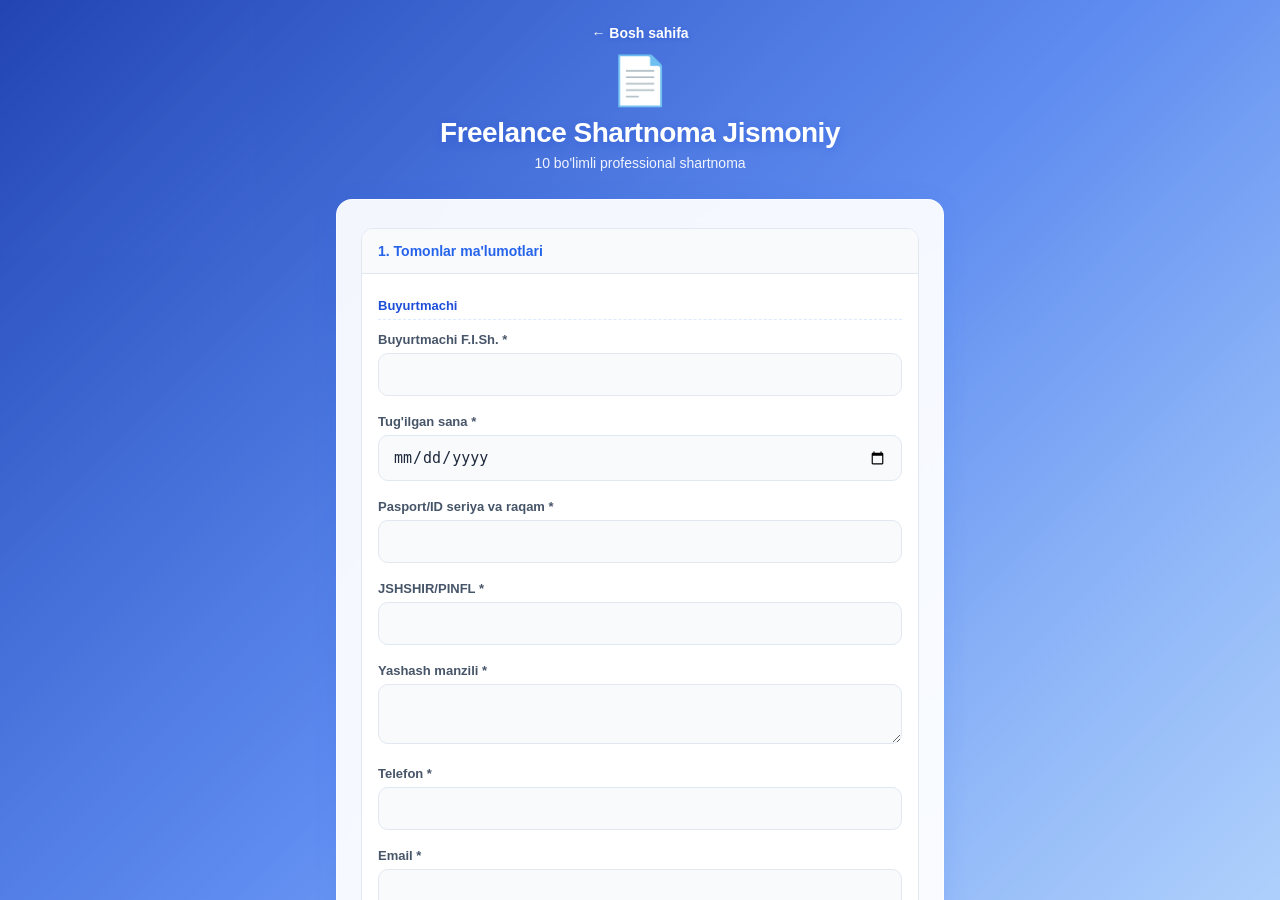
<file: frontend/mobile_app.html>
<!DOCTYPE html>
<html lang="uz">
<head>
  <meta charset="UTF-8">
  <meta http-equiv="refresh" content="0;url=freelance_jismoniy.html">
  <title>Mobil Ilova Shartnomasi — Hujjat AI</title>
</head>
<body><p><a href="freelance_jismoniy.html">Yo'naltirilmoqda...</a></p></body>
</html>
</file>
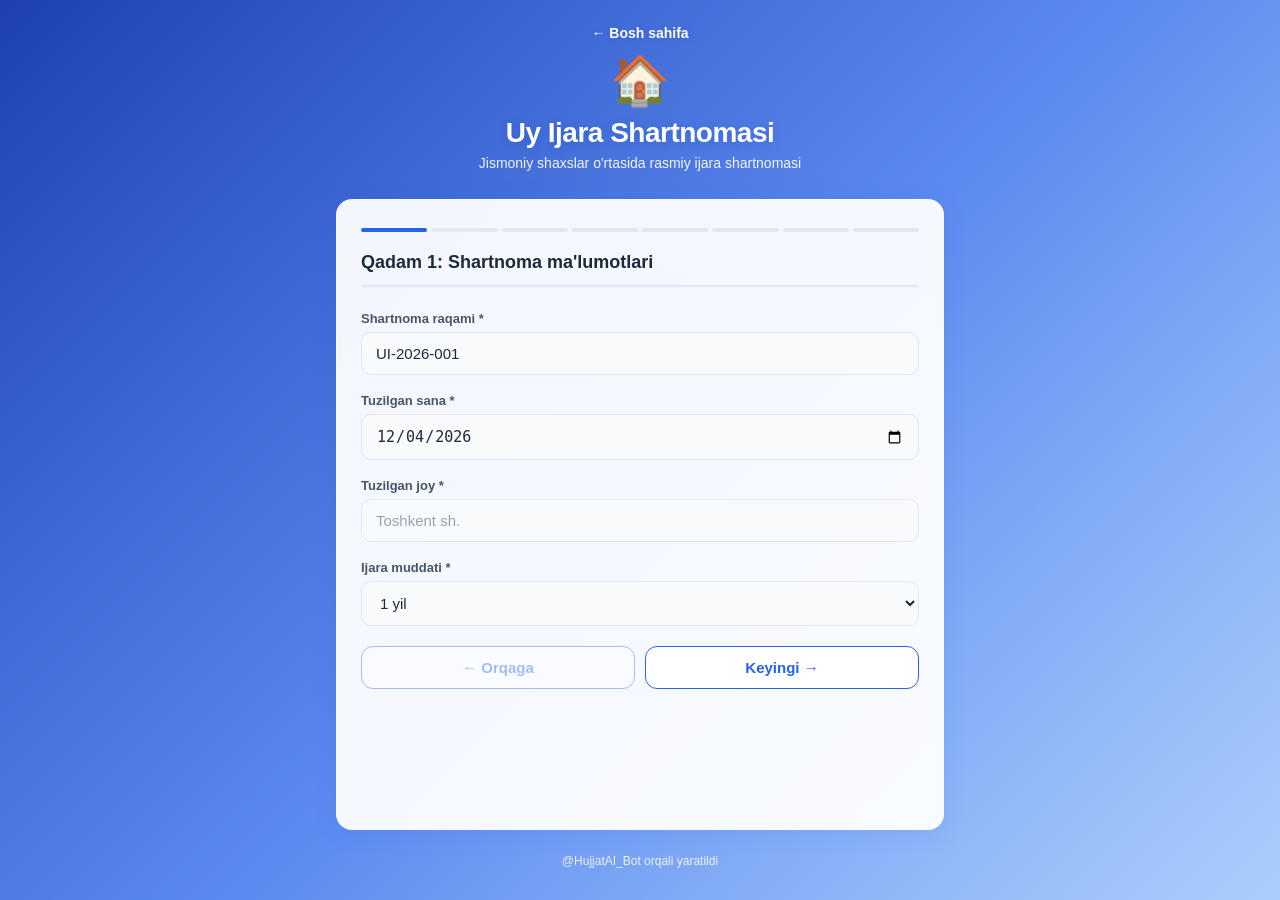
<file: frontend/rental.html>
<!DOCTYPE html>
<html lang="uz">
<head>
  <meta charset="UTF-8">
  <meta name="viewport" content="width=device-width, initial-scale=1.0, maximum-scale=1.0, user-scalable=no">
  <title>Uy Ijara Shartnomasi — Hujjat AI</title>
  <link rel="stylesheet" href="style.css">
  <script src="https://telegram.org/js/telegram-web-app.js"></script>
</head>
<body>
  <div class="app app-wide">
    <header class="header">
      <a href="index.html" class="back-link">← Bosh sahifa</a>
      <div class="logo">🏠</div>
      <h1>Uy Ijara Shartnomasi</h1>
      <p class="subtitle">Jismoniy shaxslar o'rtasida rasmiy ijara shartnomasi</p>
    </header>

    <main class="form-card">
      <div class="step-progress" id="step-progress"></div>

      <form id="rental-form" novalidate>
        <!-- QADAM 1 -->
        <div class="step-panel active" data-step="1">
          <h2 class="step-title">Qadam 1: Shartnoma ma'lumotlari</h2>
          <div class="field"><label>Shartnoma raqami *</label><input type="text" id="contract_number" name="contract_number" required></div>
          <div class="field"><label>Tuzilgan sana *</label><input type="date" id="contract_date" name="contract_date" required></div>
          <div class="field"><label>Tuzilgan joy *</label><input type="text" name="contract_place" placeholder="Toshkent sh." required></div>
          <div class="field"><label>Ijara muddati *</label>
            <select name="rental_period" required>
              <option value="6 oy">6 oy</option>
              <option value="1 yil" selected>1 yil</option>
              <option value="2 yil">2 yil</option>
              <option value="3 yil">3 yil</option>
            </select>
          </div>
        </div>

        <!-- QADAM 2 -->
        <div class="step-panel" data-step="2">
          <h2 class="step-title">Qadam 2: Ijaraga beruvchi (Egasi)</h2>
          <div class="field"><label>F.I.Sh. *</label><input type="text" name="landlord_full_name" required></div>
          <div class="field-row">
            <div class="field"><label>Tug'ilgan sana *</label><input type="date" name="landlord_birth_date" required></div>
            <div class="field"><label>Pasport seriyasi va raqami *</label><input type="text" name="landlord_passport" required></div>
          </div>
          <div class="field"><label>JSHSHIR/PINFL * (14 raqam)</label><input type="text" name="landlord_pinfl" pattern="\d{14}" maxlength="14" required></div>
          <div class="field"><label>Yashash manzili *</label><textarea name="landlord_address" rows="2" required></textarea></div>
          <div class="field-row">
            <div class="field"><label>Telefon *</label><input type="tel" name="landlord_phone" required></div>
            <div class="field"><label>Email *</label><input type="email" name="landlord_email" required></div>
          </div>
          <div class="field"><label>Mulk huquqi hujjati *</label><input type="text" name="landlord_property_doc" placeholder="Kadastr raqami yoki guvohnoma" required></div>
        </div>

        <!-- QADAM 3 -->
        <div class="step-panel" data-step="3">
          <h2 class="step-title">Qadam 3: Ijaraga oluvchi</h2>
          <div class="field"><label>F.I.Sh. *</label><input type="text" name="tenant_full_name" required></div>
          <div class="field-row">
            <div class="field"><label>Tug'ilgan sana *</label><input type="date" name="tenant_birth_date" required></div>
            <div class="field"><label>Pasport seriyasi va raqami *</label><input type="text" name="tenant_passport" required></div>
          </div>
          <div class="field"><label>JSHSHIR/PINFL * (14 raqam)</label><input type="text" name="tenant_pinfl" pattern="\d{14}" maxlength="14" required></div>
          <div class="field"><label>Yashash manzili (doimiy) *</label><textarea name="tenant_address" rows="2" required></textarea></div>
          <div class="field-row">
            <div class="field"><label>Telefon *</label><input type="tel" name="tenant_phone" required></div>
            <div class="field"><label>Email *</label><input type="email" name="tenant_email" required></div>
          </div>
          <div class="field"><label>Ish joyi</label><input type="text" name="tenant_workplace"></div>
        </div>

        <!-- QADAM 4 -->
        <div class="step-panel" data-step="4">
          <h2 class="step-title">Qadam 4: Ijara ob'ekti</h2>
          <div class="field"><label>Manzil *</label><textarea name="property_address" rows="2" placeholder="Shahar, ko'cha, uy, kvartira" required></textarea></div>
          <div class="field-row">
            <div class="field"><label>Uy turi *</label>
              <select name="property_type" required>
                <option value="Kvartira">Kvartira</option>
                <option value="Xonadon">Xonadon</option>
                <option value="Uy">Uy</option>
                <option value="Xona">Xona</option>
              </select>
            </div>
            <div class="field"><label>Umumiy maydoni (m²) *</label><input type="number" name="total_area" min="1" step="0.1" required></div>
          </div>
          <div class="field-row">
            <div class="field"><label>Xonalar soni *</label><input type="number" name="rooms_count" min="1" required></div>
            <div class="field"><label>Qavat *</label><input type="number" name="floor" min="0" required></div>
          </div>
          <div class="field"><label>Mebellanganmi?</label>
            <div class="radio-group">
              <label><input type="radio" name="furnished" value="true"> Ha</label>
              <label><input type="radio" name="furnished" value="false" checked> Yo'q</label>
            </div>
          </div>
          <div class="field"><label>Texnika ro'yxati</label>
            <div class="checkbox-group">
              <label><input type="checkbox" name="appliances" value="Konditsioner"> Konditsioner</label>
              <label><input type="checkbox" name="appliances" value="Kir yuvish mashinasi"> Kir yuvish mashinasi</label>
              <label><input type="checkbox" name="appliances" value="Sovutgich"> Sovutgich</label>
              <label><input type="checkbox" name="appliances" value="Televizor"> Televizor</label>
              <label><input type="checkbox" name="appliances" value="Internet"> Internet</label>
              <label><input type="checkbox" name="appliances" value="Boshqa" id="appliance-other-cb"> Boshqa</label>
            </div>
          </div>
          <div class="field hidden" id="other-appliances-field">
            <label>Boshqa texnika</label><input type="text" name="other_appliances">
          </div>
        </div>

        <!-- QADAM 5 -->
        <div class="step-panel" data-step="5">
          <h2 class="step-title">Qadam 5: To'lov shartlari</h2>
          <div class="field-row">
            <div class="field"><label>Oylik ijara haqi *</label><input type="number" id="monthly_rent" name="monthly_rent" min="0" step="0.01" required></div>
            <div class="field"><label>Valyuta *</label>
              <select name="currency" required><option value="UZS">UZS</option><option value="USD">USD</option></select>
            </div>
          </div>
          <div class="field"><label>Garov puli *</label><input type="number" id="deposit" name="deposit" min="0" step="0.01" required></div>
          <div class="field"><label>To'lov kuni *</label>
            <select name="payment_day" required>
              <option value="Har oyning 1-5 sanasi">Har oyning 1-5 sanasi</option>
              <option value="Har oyning 5-10 sanasi">Har oyning 5-10 sanasi</option>
              <option value="Har oyning 10-15 sanasi">Har oyning 10-15 sanasi</option>
            </select>
          </div>
          <div class="field"><label>To'lov usuli *</label>
            <div class="checkbox-group">
              <label><input type="checkbox" name="payment_methods" value="Naqd"> Naqd</label>
              <label><input type="checkbox" name="payment_methods" value="Karta"> Karta</label>
              <label><input type="checkbox" name="payment_methods" value="Bank o'tkazmasi"> Bank o'tkazmasi</label>
            </div>
          </div>
          <div class="field"><label>Kommunal to'lovlar kim tomonidan? *</label>
            <div class="checkbox-group">
              <label><input type="checkbox" name="utilities_paid_by" value="landlord"> Ijaraga beruvchi</label>
              <label><input type="checkbox" name="utilities_paid_by" value="tenant"> Ijaraga oluvchi</label>
              <label><input type="checkbox" name="utilities_paid_by" value="partial" id="utilities-partial-cb"> Qisman</label>
            </div>
          </div>
          <div class="field hidden" id="utilities-note-field">
            <label>Qisman to'lov izohi</label><input type="text" name="utilities_note" placeholder="Masalan: gaz va suv ijarachi tomonidan">
          </div>
          <div class="field"><label>Kechiktirilgan to'lov penya foizi (%/kun)</label><input type="number" name="penalty_percent" value="0.5" min="0" step="0.01"></div>
        </div>

        <!-- QADAM 6 -->
        <div class="step-panel" data-step="6">
          <h2 class="step-title">Qadam 6: Qo'shimcha shartlar</h2>
          <div class="field"><label>Uy hayvonlari ruxsatmi? *</label>
            <div class="radio-group">
              <label><input type="radio" name="pets_allowed" value="Ha"> Ha</label>
              <label><input type="radio" name="pets_allowed" value="Yo'q" checked> Yo'q</label>
              <label><input type="radio" name="pets_allowed" value="Kelishilgan holda"> Kelishilgan holda</label>
            </div>
          </div>
          <div class="field"><label>Mehmonlar qolishi *</label>
            <div class="radio-group">
              <label><input type="radio" name="guests_policy" value="Ruxsat" checked> Ruxsat</label>
              <label><input type="radio" name="guests_policy" value="Cheklangan"> Cheklangan</label>
              <label><input type="radio" name="guests_policy" value="Taqiqlangan"> Taqiqlangan</label>
            </div>
          </div>
          <div class="field"><label>Chekish ruxsatmi? *</label>
            <div class="radio-group">
              <label><input type="radio" name="smoking_policy" value="Ha"> Ha</label>
              <label><input type="radio" name="smoking_policy" value="Yo'q" checked> Yo'q</label>
              <label><input type="radio" name="smoking_policy" value="Faqat balkonda"> Faqat balkonda</label>
            </div>
          </div>
          <div class="field"><label>Tuzatishlar kim tomonidan? *</label>
            <select name="repairs_by" required>
              <option value="Ijaraga beruvchi">Ijaraga beruvchi</option>
              <option value="Ijaraga oluvchi">Ijaraga oluvchi</option>
              <option value="Kelishilgan holda">Kelishilgan holda</option>
            </select>
          </div>
          <div class="field"><label>Maksimal tuzatish summasi</label><input type="number" name="max_repair_amount" min="0" step="0.01"></div>
        </div>

        <!-- QADAM 7 -->
        <div class="step-panel" data-step="7">
          <h2 class="step-title">Qadam 7: Kafolat va javobgarlik</h2>
          <div class="field"><label>Garov qaytarish shartlari *</label>
            <textarea name="deposit_return_terms" rows="3" required placeholder="Ijara muddati tugagach, mulk yaxshi holatda qaytarilganda garov puli qaytariladi..."></textarea>
          </div>
          <div class="field"><label>Oldindan ogohlantirish muddati (kun)</label><input type="number" name="notice_days" value="30" min="1"></div>
          <div class="field"><label>Shartnomani muddatidan oldin bekor qilish jarimasi</label><input type="number" name="early_termination_penalty" min="0" step="0.01"></div>
          <div class="field"><label>Mulkka zarar yetkazilganda javobgarlik *</label>
            <textarea name="damage_liability" rows="2" required placeholder="Ijarachi yetkazilgan zararni to'liq qoplaydi..."></textarea>
          </div>
        </div>

        <!-- QADAM 8 -->
        <div class="step-panel" data-step="8">
          <h2 class="step-title">Qadam 8: Yakuniy ma'lumotlar</h2>
          <div class="field"><label>Elektron imzo kerakmi?</label>
            <div class="radio-group">
              <label><input type="radio" name="electronic_signature" value="true"> Ha</label>
              <label><input type="radio" name="electronic_signature" value="false" checked> Yo'q</label>
            </div>
          </div>
          <div class="field"><label>Guvohlar kerakmi?</label>
            <div class="radio-group">
              <label><input type="radio" name="witnesses_required" value="true" id="witnesses-yes"> Ha</label>
              <label><input type="radio" name="witnesses_required" value="false" checked> Yo'q</label>
            </div>
          </div>
          <div class="field hidden" id="witnesses-count-field">
            <label>Guvohlar soni</label><input type="number" name="witnesses_count" value="2" min="1" max="4">
          </div>
        </div>

        <div class="step-nav">
          <button type="button" id="prev-btn" class="btn-secondary" disabled>← Orqaga</button>
          <button type="button" id="next-btn" class="btn-secondary">Keyingi →</button>
          <button type="submit" id="submit-btn" class="submit-btn hidden">📄 Shartnomani yaratish</button>
        </div>
      </form>
      <div id="result" class="result hidden"></div>
    </main>

    <footer class="footer"><p>@HujjatAI_Bot orqali yaratildi</p></footer>
  </div>
  <script src="config.js"></script>
  <script src="rental.js"></script>
</body>
</html>
</file>
<file: frontend/style.css>
* {
  margin: 0;
  padding: 0;
  box-sizing: border-box;
}

:root {
  --blue-primary: #2563eb;
  --blue-dark: #1d4ed8;
  --blue-light: #dbeafe;
  --purple-primary: #667eea;
  --purple-dark: #764ba2;
  --white: #ffffff;
  --gray-50: #f8fafc;
  --gray-100: #f1f5f9;
  --gray-200: #e2e8f0;
  --gray-400: #94a3b8;
  --gray-600: #475569;
  --gray-800: #1e293b;
  --shadow: 0 4px 24px rgba(37, 99, 235, 0.12);
  --radius: 16px;
}

/* ===== ANIMATED DIAGONAL BACKGROUND ===== */
@keyframes diagonalBlueFade {
  0% {
    background-position: 0% 0%;
    opacity: 1;
  }
  25% {
    background-position: 50% 50%;
    opacity: 0.88;
  }
  50% {
    background-position: 100% 100%;
    opacity: 1;
  }
  75% {
    background-position: 50% 50%;
    opacity: 0.92;
  }
  100% {
    background-position: 0% 0%;
    opacity: 1;
  }
}

@keyframes diagonalBlueShift {
  0% {
    background-position: 0% 0%;
  }
  50% {
    background-position: 100% 100%;
  }
  100% {
    background-position: 0% 0%;
  }
}

body::before,
.home-body::before {
  content: "";
  position: fixed;
  inset: 0;
  z-index: -2;
  background: linear-gradient(
    135deg,
    #1e40af 0%,
    #2563eb 18%,
    #60a5fa 35%,
    #ffffff 50%,
    #bfdbfe 65%,
    #3b82f6 82%,
    #1d4ed8 100%
  );
  background-size: 300% 300%;
  animation: diagonalBlueShift 10s ease-in-out infinite;
}

body::after,
.home-body::after {
  content: "";
  position: fixed;
  inset: 0;
  z-index: -1;
  background: linear-gradient(
    135deg,
    rgba(255, 255, 255, 0) 0%,
    rgba(255, 255, 255, 0.55) 45%,
    rgba(37, 99, 235, 0.35) 55%,
    rgba(255, 255, 255, 0) 100%
  );
  background-size: 250% 250%;
  animation: diagonalBlueFade 8s ease-in-out infinite;
  pointer-events: none;
}

@media (prefers-reduced-motion: reduce) {
  body::before,
  body::after,
  .home-body::before,
  .home-body::after {
    animation: none;
    background-position: 50% 50%;
  }
}

/* ===== HOME PAGE ===== */
.home-body {
  background: transparent;
  min-height: 100vh;
}

.home {
  max-width: 560px;
  margin: 0 auto;
  padding: 28px 20px 36px;
  min-height: 100vh;
  display: flex;
  flex-direction: column;
}

.home-header {
  text-align: center;
  margin-bottom: 32px;
  color: var(--white);
}

.home-logo {
  display: inline-flex;
  margin-bottom: 14px;
  filter: drop-shadow(0 4px 12px rgba(0, 0, 0, 0.15));
}

.home-title {
  font-size: 32px;
  font-weight: 800;
  letter-spacing: -0.5px;
  margin-bottom: 6px;
}

.home-tagline {
  font-size: 15px;
  opacity: 0.92;
  font-weight: 500;
}

.home-main {
  flex: 1;
  display: flex;
  flex-direction: column;
  gap: 28px;
}

.menu-section {
  background: rgba(255, 255, 255, 0.94);
  backdrop-filter: blur(12px);
  -webkit-backdrop-filter: blur(12px);
  border-radius: 20px;
  padding: 0 0 22px;
  box-shadow: 0 8px 32px rgba(0, 0, 0, 0.12);
  border: 1px solid rgba(255, 255, 255, 0.6);
  overflow: hidden;
}

.section-heading {
  font-size: 16px;
  font-weight: 700;
  color: var(--white);
  background: linear-gradient(135deg, var(--blue-primary), var(--blue-dark));
  padding: 14px 18px 12px;
  margin-bottom: 14px;
  border-bottom: none;
}

.menu-cards {
  display: flex;
  flex-direction: column;
  gap: 10px;
  padding: 0 18px;
}

.nav-card {
  display: flex;
  align-items: center;
  gap: 14px;
  padding: 14px 16px;
  background: var(--white);
  border: 1.5px solid var(--gray-200);
  border-radius: 14px;
  text-decoration: none;
  color: inherit;
  transition: background 0.2s, border-color 0.2s, transform 0.2s, box-shadow 0.2s;
  box-shadow: 0 2px 8px rgba(0, 0, 0, 0.04);
}

.nav-card:hover {
  background: #f0f4ff;
  border-color: var(--purple-primary);
  transform: translateX(5px);
  box-shadow: 0 4px 16px rgba(102, 126, 234, 0.18);
}

.nav-card-icon {
  flex-shrink: 0;
  width: 50px;
  height: 50px;
  display: flex;
  align-items: center;
  justify-content: center;
  font-size: 26px;
  background: var(--white);
  border-radius: 12px;
  box-shadow: 0 2px 10px rgba(0, 0, 0, 0.08);
}

.nav-card-body {
  flex: 1;
  min-width: 0;
}

.nav-card-body h3 {
  font-size: 15px;
  font-weight: 700;
  color: var(--gray-800);
  margin-bottom: 3px;
}

.nav-card-body p {
  font-size: 12px;
  color: var(--gray-600);
  line-height: 1.4;
}

.nav-card-arrow {
  flex-shrink: 0;
  font-size: 20px;
  font-weight: 600;
  color: var(--purple-primary);
  opacity: 0.6;
  transition: opacity 0.2s, transform 0.2s;
}

.nav-card:hover .nav-card-arrow {
  opacity: 1;
  transform: translateX(3px);
}

.nav-card-featured {
  background: linear-gradient(135deg, #f5f0ff 0%, #ede9fe 100%);
  border: 2px solid var(--purple-primary);
  box-shadow: 0 4px 20px rgba(102, 126, 234, 0.2);
}

.nav-card-featured:hover {
  background: linear-gradient(135deg, #ede9fe 0%, #e0e7ff 100%);
  border-color: var(--purple-dark);
}

.home-footer {
  text-align: center;
  margin-top: 28px;
  font-size: 13px;
  color: rgba(255, 255, 255, 0.85);
  line-height: 1.7;
}

.home-footer a {
  color: var(--white);
  font-weight: 600;
  text-decoration: underline;
  text-underline-offset: 2px;
}

.coming-soon {
  justify-content: center;
}

.coming-soon .back-link {
  color: var(--white);
  margin-bottom: 24px;
}

.coming-soon-box {
  background: var(--white);
  border-radius: 20px;
  padding: 40px 28px;
  text-align: center;
  box-shadow: 0 8px 32px rgba(0, 0, 0, 0.15);
}

.coming-soon-icon {
  font-size: 48px;
  display: block;
  margin-bottom: 16px;
}

.coming-soon-box h1 {
  font-size: 24px;
  color: var(--gray-800);
  margin-bottom: 10px;
}

.coming-soon-box p {
  color: var(--gray-600);
  margin-bottom: 24px;
  font-size: 15px;
}

.coming-soon-btn {
  display: inline-block;
  width: auto;
  padding: 12px 28px;
  text-decoration: none;
}

@media (max-width: 480px) {
  .home {
    padding: 20px 14px 28px;
  }

  .home-title {
    font-size: 26px;
  }

  .menu-section {
    padding: 0 0 18px;
  }

  .section-heading {
    padding: 12px 14px 10px;
  }

  .menu-cards {
    padding: 0 14px;
  }

  .nav-card {
    padding: 12px 14px;
  }

  .nav-card-icon {
    width: 44px;
    height: 44px;
    font-size: 22px;
  }
}

/* ===== FORM PAGES (existing) ===== */
body {
  font-family: -apple-system, BlinkMacSystemFont, "Segoe UI", Roboto, "Helvetica Neue", Arial, sans-serif;
  background: transparent;
  min-height: 100vh;
  color: var(--gray-800);
  -webkit-font-smoothing: antialiased;
}

.app {
  max-width: 480px;
  margin: 0 auto;
  padding: 24px 16px 32px;
  min-height: 100vh;
  display: flex;
  flex-direction: column;
}

.app-wide {
  max-width: 640px;
}

.back-link {
  display: inline-block;
  margin-bottom: 12px;
  color: var(--white);
  text-decoration: none;
  font-size: 14px;
  font-weight: 600;
  text-shadow: 0 1px 4px rgba(29, 78, 216, 0.35);
}

.contract-types {
  display: flex;
  flex-direction: column;
  gap: 14px;
}

.type-card {
  display: flex;
  flex-direction: column;
  gap: 6px;
  padding: 20px;
  border-radius: 14px;
  border: 1.5px solid var(--gray-200);
  background: var(--gray-50);
  text-decoration: none;
  color: inherit;
  transition: border-color 0.2s, box-shadow 0.2s, transform 0.15s;
}

.type-card:hover {
  border-color: var(--blue-primary);
  box-shadow: 0 4px 16px rgba(37, 99, 235, 0.15);
  transform: translateY(-1px);
}

.type-card-accent {
  background: linear-gradient(135deg, #eff6ff, #dbeafe);
  border-color: #93c5fd;
}

.type-icon {
  font-size: 32px;
}

.type-title {
  font-size: 16px;
  font-weight: 700;
  color: var(--gray-800);
}

.type-desc {
  font-size: 13px;
  color: var(--gray-600);
}

.accordion {
  border: 1px solid var(--gray-200);
  border-radius: 12px;
  margin-bottom: 12px;
  overflow: hidden;
  background: var(--white);
}

.accordion summary {
  padding: 14px 16px;
  font-weight: 600;
  font-size: 14px;
  cursor: pointer;
  list-style: none;
  background: var(--gray-50);
  color: var(--gray-800);
}

.accordion summary::-webkit-details-marker {
  display: none;
}

.accordion[open] summary {
  border-bottom: 1px solid var(--gray-200);
  color: var(--blue-primary);
}

.accordion-body {
  padding: 16px;
}

.section-label {
  font-size: 13px;
  font-weight: 700;
  color: var(--blue-dark);
  margin: 8px 0 12px;
  padding-bottom: 6px;
  border-bottom: 1px dashed var(--blue-light);
}

.field textarea,
.field select {
  width: 100%;
  padding: 12px 14px;
  font-size: 15px;
  border: 1.5px solid var(--gray-200);
  border-radius: 10px;
  background: var(--gray-50);
  color: var(--gray-800);
  outline: none;
  font-family: inherit;
}

.field textarea:focus,
.field select:focus {
  border-color: var(--blue-primary);
  background: var(--white);
  box-shadow: 0 0 0 3px rgba(37, 99, 235, 0.15);
}

.field-row {
  display: grid;
  grid-template-columns: 1fr 1fr;
  gap: 12px;
}

.checkbox-group,
.radio-group {
  display: flex;
  flex-direction: column;
  gap: 8px;
}

.checkbox-group label,
.radio-group label {
  display: flex;
  align-items: center;
  gap: 8px;
  font-size: 14px;
  font-weight: 400;
  color: var(--gray-800);
  cursor: pointer;
}

.checkbox-group input,
.radio-group input {
  width: auto;
  accent-color: var(--blue-primary);
}

@media (max-width: 480px) {
  .field-row {
    grid-template-columns: 1fr;
  }
}

.header {
  text-align: center;
  margin-bottom: 28px;
  color: var(--white);
}

.logo {
  font-size: 48px;
  margin-bottom: 8px;
}

.header h1 {
  font-size: 28px;
  font-weight: 700;
  color: var(--white);
  letter-spacing: -0.5px;
  text-shadow: 0 2px 8px rgba(29, 78, 216, 0.35);
}

.subtitle {
  margin-top: 6px;
  font-size: 14px;
  color: rgba(255, 255, 255, 0.92);
}

.form-card {
  background: rgba(255, 255, 255, 0.94);
  backdrop-filter: blur(12px);
  -webkit-backdrop-filter: blur(12px);
  border-radius: var(--radius);
  padding: 28px 24px;
  box-shadow: var(--shadow);
  border: 1px solid rgba(255, 255, 255, 0.65);
  flex: 1;
}

.form-card h2 {
  font-size: 18px;
  font-weight: 600;
  margin-bottom: 24px;
  color: var(--gray-800);
  padding-bottom: 12px;
  border-bottom: 2px solid var(--blue-light);
}

.field {
  margin-bottom: 18px;
}

.field label {
  display: block;
  font-size: 13px;
  font-weight: 600;
  color: var(--gray-600);
  margin-bottom: 6px;
}

.field input {
  width: 100%;
  padding: 12px 14px;
  font-size: 15px;
  border: 1.5px solid var(--gray-200);
  border-radius: 10px;
  background: var(--gray-50);
  color: var(--gray-800);
  transition: border-color 0.2s, box-shadow 0.2s, background 0.2s;
  outline: none;
}

.field input:focus {
  border-color: var(--blue-primary);
  background: var(--white);
  box-shadow: 0 0 0 3px rgba(37, 99, 235, 0.15);
}

.field input::placeholder {
  color: var(--gray-400);
}

.submit-btn {
  width: 100%;
  margin-top: 8px;
  padding: 14px 20px;
  font-size: 16px;
  font-weight: 600;
  color: var(--white);
  background: linear-gradient(135deg, var(--blue-primary), var(--blue-dark));
  border: none;
  border-radius: 12px;
  cursor: pointer;
  transition: transform 0.15s, box-shadow 0.15s, opacity 0.15s;
  box-shadow: 0 4px 14px rgba(37, 99, 235, 0.35);
}

.submit-btn:hover:not(:disabled) {
  transform: translateY(-1px);
  box-shadow: 0 6px 20px rgba(37, 99, 235, 0.4);
}

.submit-btn:active:not(:disabled) {
  transform: translateY(0);
}

.submit-btn:disabled {
  opacity: 0.7;
  cursor: not-allowed;
}

.result {
  margin-top: 20px;
  padding: 16px;
  border-radius: 10px;
  font-size: 14px;
  line-height: 1.5;
}

.result.success {
  background: #ecfdf5;
  border: 1px solid #a7f3d0;
  color: #065f46;
}

.result.error {
  background: #fef2f2;
  border: 1px solid #fecaca;
  color: #991b1b;
}

.result a {
  display: inline-block;
  margin-top: 10px;
  padding: 10px 18px;
  background: var(--blue-primary);
  color: var(--white);
  text-decoration: none;
  border-radius: 8px;
  font-weight: 600;
  font-size: 14px;
}

.result a:hover {
  background: var(--blue-dark);
}

.hidden {
  display: none;
}

.footer {
  text-align: center;
  margin-top: 24px;
  font-size: 12px;
  color: rgba(255, 255, 255, 0.85);
}

/* Step wizard */
.step-progress {
  display: flex;
  gap: 4px;
  margin-bottom: 20px;
}

.step-dot {
  flex: 1;
  height: 4px;
  border-radius: 2px;
  background: var(--gray-200);
  transition: background 0.2s;
}

.step-dot.active {
  background: var(--blue-primary);
}

.step-dot.done {
  background: #93c5fd;
}

.step-panel {
  display: none;
}

.step-panel.active {
  display: block;
}

.step-title {
  font-size: 16px;
  font-weight: 700;
  color: var(--gray-800);
  margin-bottom: 16px;
}

.step-nav {
  display: flex;
  gap: 10px;
  margin-top: 20px;
}

.btn-secondary {
  flex: 1;
  padding: 12px 16px;
  font-size: 15px;
  font-weight: 600;
  color: var(--blue-primary);
  background: var(--white);
  border: 1.5px solid var(--blue-primary);
  border-radius: 12px;
  cursor: pointer;
}

.btn-secondary:hover:not(:disabled) {
  background: var(--blue-light);
}

.btn-secondary:disabled {
  opacity: 0.4;
  cursor: not-allowed;
}

.step-nav .submit-btn {
  flex: 2;
  margin-top: 0;
}

/* Act form — dynamic works table */
.step-hint {
  font-size: 13px;
  color: var(--gray-600);
  margin: -8px 0 16px;
  line-height: 1.45;
}

.act-table-wrap {
  overflow-x: auto;
  -webkit-overflow-scrolling: touch;
  margin-bottom: 12px;
  border-radius: 10px;
  border: 1px solid var(--gray-200);
}

.act-table {
  width: 100%;
  min-width: 640px;
  border-collapse: collapse;
  font-size: 13px;
}

.act-table th {
  background: var(--blue-light);
  color: var(--gray-800);
  font-weight: 700;
  padding: 10px 8px;
  text-align: left;
  white-space: nowrap;
  border-bottom: 2px solid #93c5fd;
}

.act-table td {
  padding: 6px 4px;
  vertical-align: middle;
  border-bottom: 1px solid var(--gray-200);
}

.act-table .row-num {
  text-align: center;
  font-weight: 700;
  color: var(--blue-primary);
  width: 36px;
}

.act-input {
  width: 100%;
  min-width: 70px;
  padding: 8px 8px;
  font-size: 13px;
  border: 1.5px solid var(--gray-200);
  border-radius: 8px;
  background: var(--gray-50);
  font-family: inherit;
}

.act-input:focus {
  outline: none;
  border-color: var(--blue-primary);
  background: var(--white);
}

.act-input[readonly] {
  background: #eff6ff;
  color: var(--blue-dark);
  font-weight: 600;
}

.btn-delete-row {
  border: none;
  background: transparent;
  cursor: pointer;
  font-size: 18px;
  padding: 4px 8px;
  border-radius: 6px;
  line-height: 1;
}

.btn-delete-row:hover {
  background: #fef2f2;
}

.btn-add-row {
  width: 100%;
  padding: 10px 16px;
  margin-bottom: 14px;
  font-size: 14px;
  font-weight: 600;
  color: var(--blue-primary);
  background: var(--white);
  border: 1.5px dashed var(--blue-primary);
  border-radius: 10px;
  cursor: pointer;
}

.btn-add-row:hover {
  background: var(--blue-light);
}

.grand-total-bar {
  display: flex;
  justify-content: space-between;
  align-items: center;
  padding: 14px 16px;
  background: linear-gradient(135deg, #eff6ff, #dbeafe);
  border: 1.5px solid #93c5fd;
  border-radius: 12px;
  font-size: 15px;
  color: var(--gray-800);
}

.grand-total-bar strong {
  font-size: 18px;
  color: var(--blue-dark);
}
</file>
